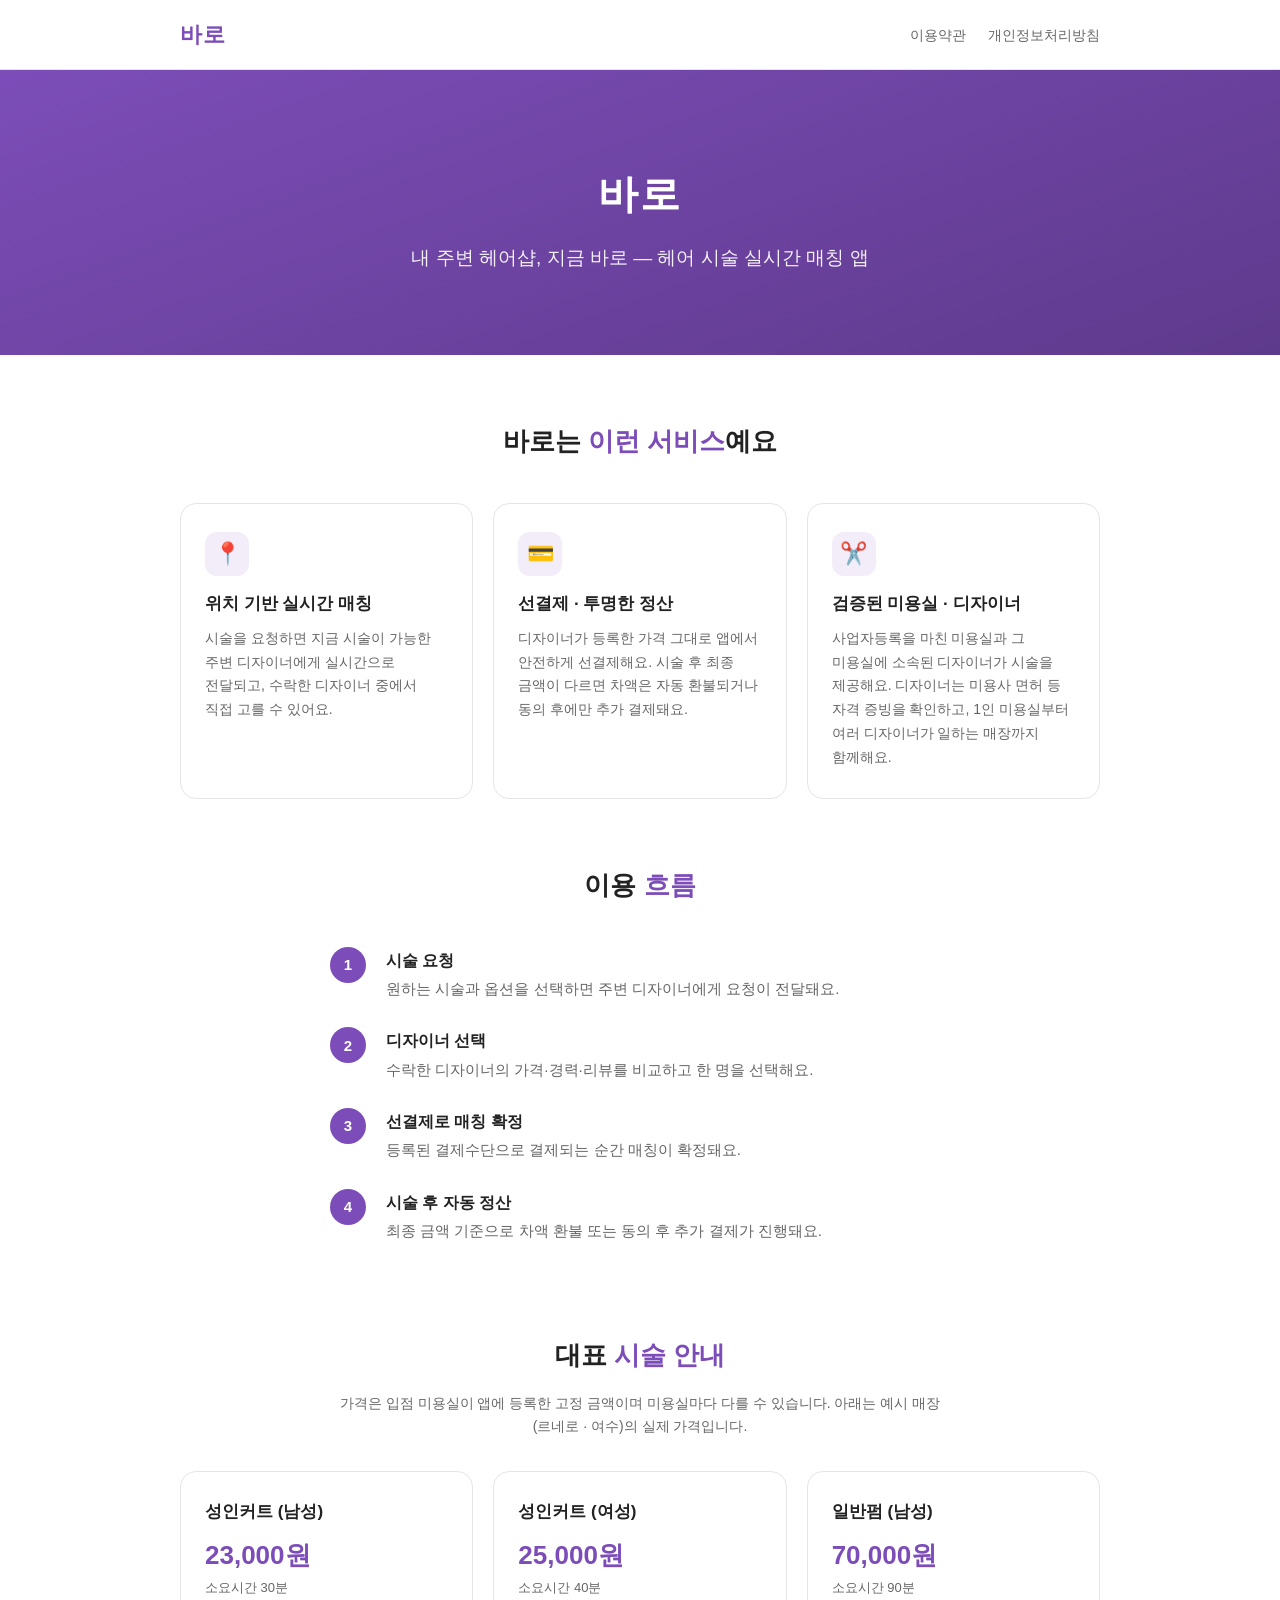
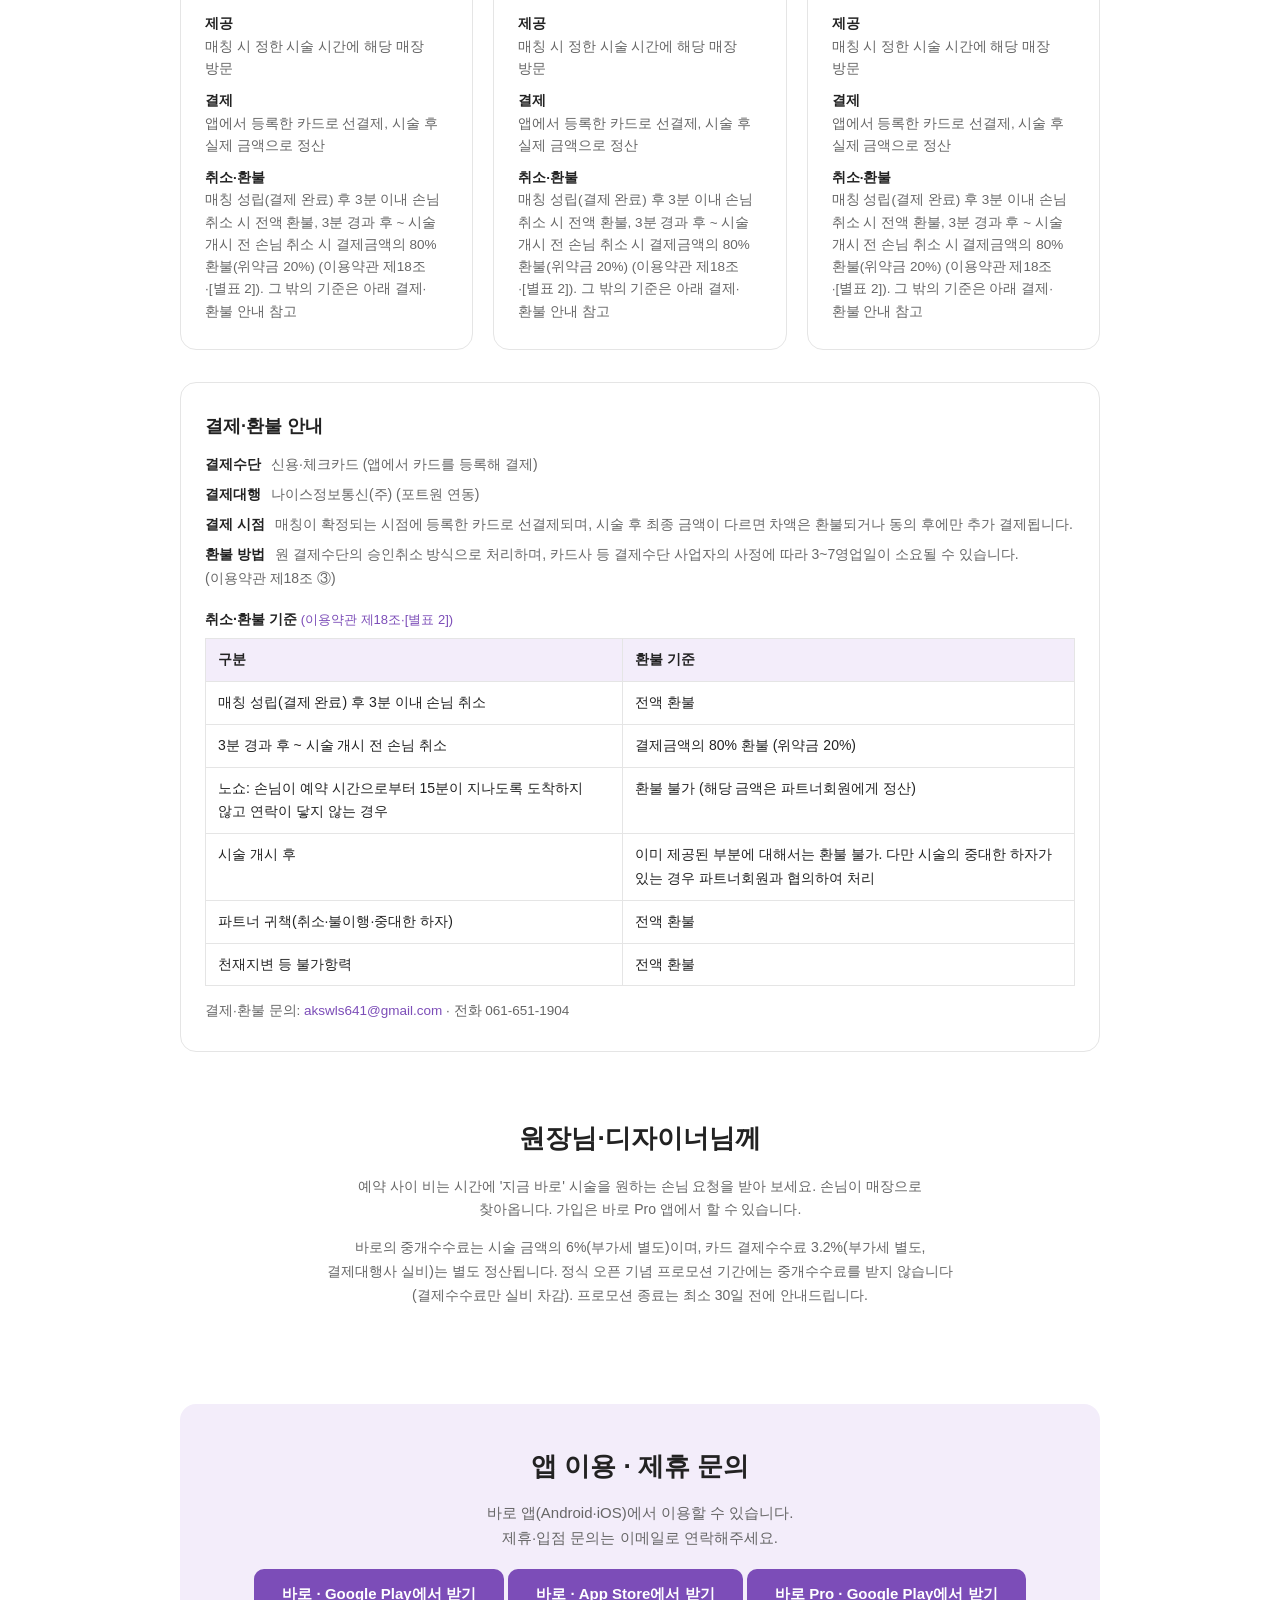
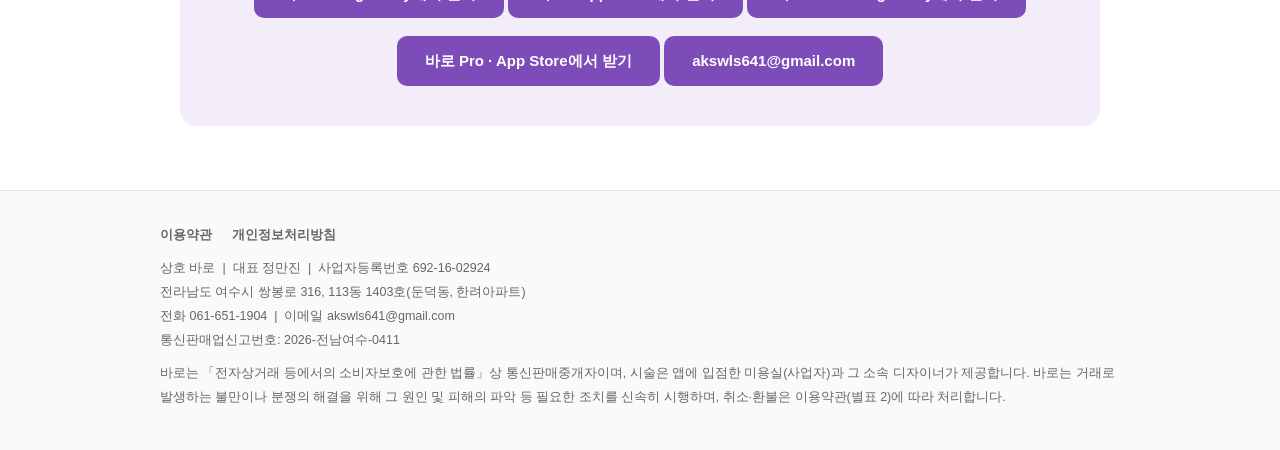
<file: index.html>
<!DOCTYPE html>
<html lang="ko">
<head>
  <meta charset="UTF-8">
  <meta name="viewport" content="width=device-width, initial-scale=1.0">
  <title>바로 — 헤어 시술 실시간 매칭 앱</title>
  <meta name="description" content="바로는 내 주변 헤어 디자이너와 손님을 실시간으로 연결하는 위치 기반 헤어 시술 매칭 앱입니다.">
  <link rel="stylesheet" href="style.css">
</head>
<body>

  <header class="site-header">
    <div class="inner">
      <span class="logo">바로</span>
      <nav class="nav">
        <a href="terms.html">이용약관</a>
        <a href="privacy.html">개인정보처리방침</a>
      </nav>
    </div>
  </header>

  <section class="hero">
    <h1>바로</h1>
    <p class="tagline">내 주변 헤어샵, 지금 바로 — 헤어 시술 실시간 매칭 앱</p>
  </section>

  <section class="section">
    <h2>바로는 <span class="accent">이런 서비스</span>예요</h2>
    <div class="features">
      <div class="feature">
        <div class="icon">📍</div>
        <h3>위치 기반 실시간 매칭</h3>
        <p>시술을 요청하면 지금 시술이 가능한 주변 디자이너에게 실시간으로 전달되고, 수락한 디자이너 중에서 직접 고를 수 있어요.</p>
      </div>
      <div class="feature">
        <div class="icon">💳</div>
        <h3>선결제 · 투명한 정산</h3>
        <p>디자이너가 등록한 가격 그대로 앱에서 안전하게 선결제해요. 시술 후 최종 금액이 다르면 차액은 자동 환불되거나 동의 후에만 추가 결제돼요.</p>
      </div>
      <div class="feature">
        <div class="icon">✂️</div>
        <h3>검증된 미용실 · 디자이너</h3>
        <p>사업자등록을 마친 미용실과 그 미용실에 소속된 디자이너가 시술을 제공해요. 디자이너는 미용사 면허 등 자격 증빙을 확인하고, 1인 미용실부터 여러 디자이너가 일하는 매장까지 함께해요.</p>
      </div>
    </div>
  </section>

  <section class="section" style="padding-top: 0;">
    <h2>이용 <span class="accent">흐름</span></h2>
    <ol class="flow">
      <li><strong>시술 요청</strong>원하는 시술과 옵션을 선택하면 주변 디자이너에게 요청이 전달돼요.</li>
      <li><strong>디자이너 선택</strong>수락한 디자이너의 가격·경력·리뷰를 비교하고 한 명을 선택해요.</li>
      <li><strong>선결제로 매칭 확정</strong>등록된 결제수단으로 결제되는 순간 매칭이 확정돼요.</li>
      <li><strong>시술 후 자동 정산</strong>최종 금액 기준으로 차액 환불 또는 동의 후 추가 결제가 진행돼요.</li>
    </ol>
  </section>

  <section class="section" style="padding-top: 0;" id="menu">
    <h2 class="tight">대표 <span class="accent">시술 안내</span></h2>
    <p class="lead">가격은 입점 미용실이 앱에 등록한 고정 금액이며 미용실마다 다를 수 있습니다. 아래는 예시 매장(르네로 · 여수)의 실제 가격입니다.</p>
    <div class="menu-grid">
      <div class="menu-card">
        <h3>성인커트 (남성)</h3>
        <div class="price">23,000원</div>
        <div class="duration">소요시간 30분</div>
        <dl>
          <dt>제공</dt>
          <dd>매칭 시 정한 시술 시간에 해당 매장 방문</dd>
          <dt>결제</dt>
          <dd>앱에서 등록한 카드로 선결제, 시술 후 실제 금액으로 정산</dd>
          <dt>취소·환불</dt>
          <dd>매칭 성립(결제 완료) 후 3분 이내 손님 취소 시 전액 환불, 3분 경과 후 ~ 시술 개시 전 손님 취소 시 결제금액의 80% 환불(위약금 20%) (이용약관 제18조·[별표 2]). 그 밖의 기준은 아래 결제·환불 안내 참고</dd>
        </dl>
      </div>
      <div class="menu-card">
        <h3>성인커트 (여성)</h3>
        <div class="price">25,000원</div>
        <div class="duration">소요시간 40분</div>
        <dl>
          <dt>제공</dt>
          <dd>매칭 시 정한 시술 시간에 해당 매장 방문</dd>
          <dt>결제</dt>
          <dd>앱에서 등록한 카드로 선결제, 시술 후 실제 금액으로 정산</dd>
          <dt>취소·환불</dt>
          <dd>매칭 성립(결제 완료) 후 3분 이내 손님 취소 시 전액 환불, 3분 경과 후 ~ 시술 개시 전 손님 취소 시 결제금액의 80% 환불(위약금 20%) (이용약관 제18조·[별표 2]). 그 밖의 기준은 아래 결제·환불 안내 참고</dd>
        </dl>
      </div>
      <div class="menu-card">
        <h3>일반펌 (남성)</h3>
        <div class="price">70,000원</div>
        <div class="duration">소요시간 90분</div>
        <dl>
          <dt>제공</dt>
          <dd>매칭 시 정한 시술 시간에 해당 매장 방문</dd>
          <dt>결제</dt>
          <dd>앱에서 등록한 카드로 선결제, 시술 후 실제 금액으로 정산</dd>
          <dt>취소·환불</dt>
          <dd>매칭 성립(결제 완료) 후 3분 이내 손님 취소 시 전액 환불, 3분 경과 후 ~ 시술 개시 전 손님 취소 시 결제금액의 80% 환불(위약금 20%) (이용약관 제18조·[별표 2]). 그 밖의 기준은 아래 결제·환불 안내 참고</dd>
        </dl>
      </div>
    </div>

    <div class="pay-info" id="pay-info">
      <h3>결제·환불 안내</h3>
      <ul>
        <li><strong>결제수단</strong> 신용·체크카드 (앱에서 카드를 등록해 결제)</li>
        <li><strong>결제대행</strong> 나이스정보통신(주) (포트원 연동)</li>
        <li><strong>결제 시점</strong> 매칭이 확정되는 시점에 등록한 카드로 선결제되며, 시술 후 최종 금액이 다르면 차액은 환불되거나 동의 후에만 추가 결제됩니다.</li>
        <li><strong>환불 방법</strong> 원 결제수단의 승인취소 방식으로 처리하며, 카드사 등 결제수단 사업자의 사정에 따라 3~7영업일이 소요될 수 있습니다. (이용약관 제18조 ③)</li>
      </ul>
      <p class="table-title">취소·환불 기준 <a href="terms.html">(이용약관 제18조·[별표 2])</a></p>
      <table class="refund-table">
        <tr><th>구분</th><th>환불 기준</th></tr>
        <tr><td>매칭 성립(결제 완료) 후 3분 이내 손님 취소</td><td>전액 환불</td></tr>
        <tr><td>3분 경과 후 ~ 시술 개시 전 손님 취소</td><td>결제금액의 80% 환불 (위약금 20%)</td></tr>
        <tr><td>노쇼: 손님이 예약 시간으로부터 15분이 지나도록 도착하지 않고 연락이 닿지 않는 경우</td><td>환불 불가 (해당 금액은 파트너회원에게 정산)</td></tr>
        <tr><td>시술 개시 후</td><td>이미 제공된 부분에 대해서는 환불 불가. 다만 시술의 중대한 하자가 있는 경우 파트너회원과 협의하여 처리</td></tr>
        <tr><td>파트너 귀책(취소·불이행·중대한 하자)</td><td>전액 환불</td></tr>
        <tr><td>천재지변 등 불가항력</td><td>전액 환불</td></tr>
      </table>
      <p class="pay-contact">결제·환불 문의: <a href="mailto:akswls641@gmail.com">akswls641@gmail.com</a> · 전화 061-651-1904</p>
    </div>
  </section>

  <section class="section" style="padding-top: 0;" id="partner">
    <h2 class="tight">원장님·디자이너님께</h2>
    <p class="lead" style="margin-bottom: 14px;">예약 사이 비는 시간에 '지금 바로' 시술을 원하는 손님 요청을 받아 보세요. 손님이 매장으로 찾아옵니다. 가입은 바로 Pro 앱에서 할 수 있습니다.</p>
    <p class="lead">바로의 중개수수료는 시술 금액의 6%(부가세 별도)이며, 카드 결제수수료 3.2%(부가세 별도, 결제대행사 실비)는 별도 정산됩니다. 정식 오픈 기념 프로모션 기간에는 중개수수료를 받지 않습니다(결제수수료만 실비 차감). 프로모션 종료는 최소 30일 전에 안내드립니다.</p>
  </section>

  <section class="section" style="padding-top: 0;">
    <div class="notice">
      <h2>앱 이용 · 제휴 문의</h2>
      <p>바로 앱(Android·iOS)에서 이용할 수 있습니다.<br>제휴·입점 문의는 이메일로 연락해주세요.</p>
      <a class="contact" href="https://play.google.com/store/apps/details?id=com.hairon.customer" target="_blank" rel="noopener">바로 · Google Play에서 받기</a>
      <a class="contact" href="https://apps.apple.com/kr/app/id6826122242" target="_blank" rel="noopener">바로 · App Store에서 받기</a>
      <a class="contact" href="https://play.google.com/store/apps/details?id=com.hairon.designer" target="_blank" rel="noopener">바로 Pro · Google Play에서 받기</a>
      <a class="contact" href="https://apps.apple.com/kr/app/id6826122535" target="_blank" rel="noopener">바로 Pro · App Store에서 받기</a>
      <a class="contact" href="mailto:akswls641@gmail.com">akswls641@gmail.com</a>
    </div>
  </section>

  <footer class="site-footer">
    <div class="inner">
      <div class="links">
        <a href="terms.html">이용약관</a>
        <a href="privacy.html">개인정보처리방침</a>
      </div>
      상호 바로 &nbsp;|&nbsp; 대표 정만진 &nbsp;|&nbsp; 사업자등록번호 692-16-02924<br>
      전라남도 여수시 쌍봉로 316, 113동 1403호(둔덕동, 한려아파트)<br>
      전화 061-651-1904 &nbsp;|&nbsp; 이메일 akswls641@gmail.com<br>
      통신판매업신고번호: 2026-전남여수-0411
      <p class="disclaimer">바로는 「전자상거래 등에서의 소비자보호에 관한 법률」상 통신판매중개자이며, 시술은 앱에 입점한 미용실(사업자)과 그 소속 디자이너가 제공합니다. 바로는 거래로 발생하는 불만이나 분쟁의 해결을 위해 그 원인 및 피해의 파악 등 필요한 조치를 신속히 시행하며, 취소·환불은 이용약관(별표 2)에 따라 처리합니다.</p>
    </div>
  </footer>

</body>
</html>
</file>
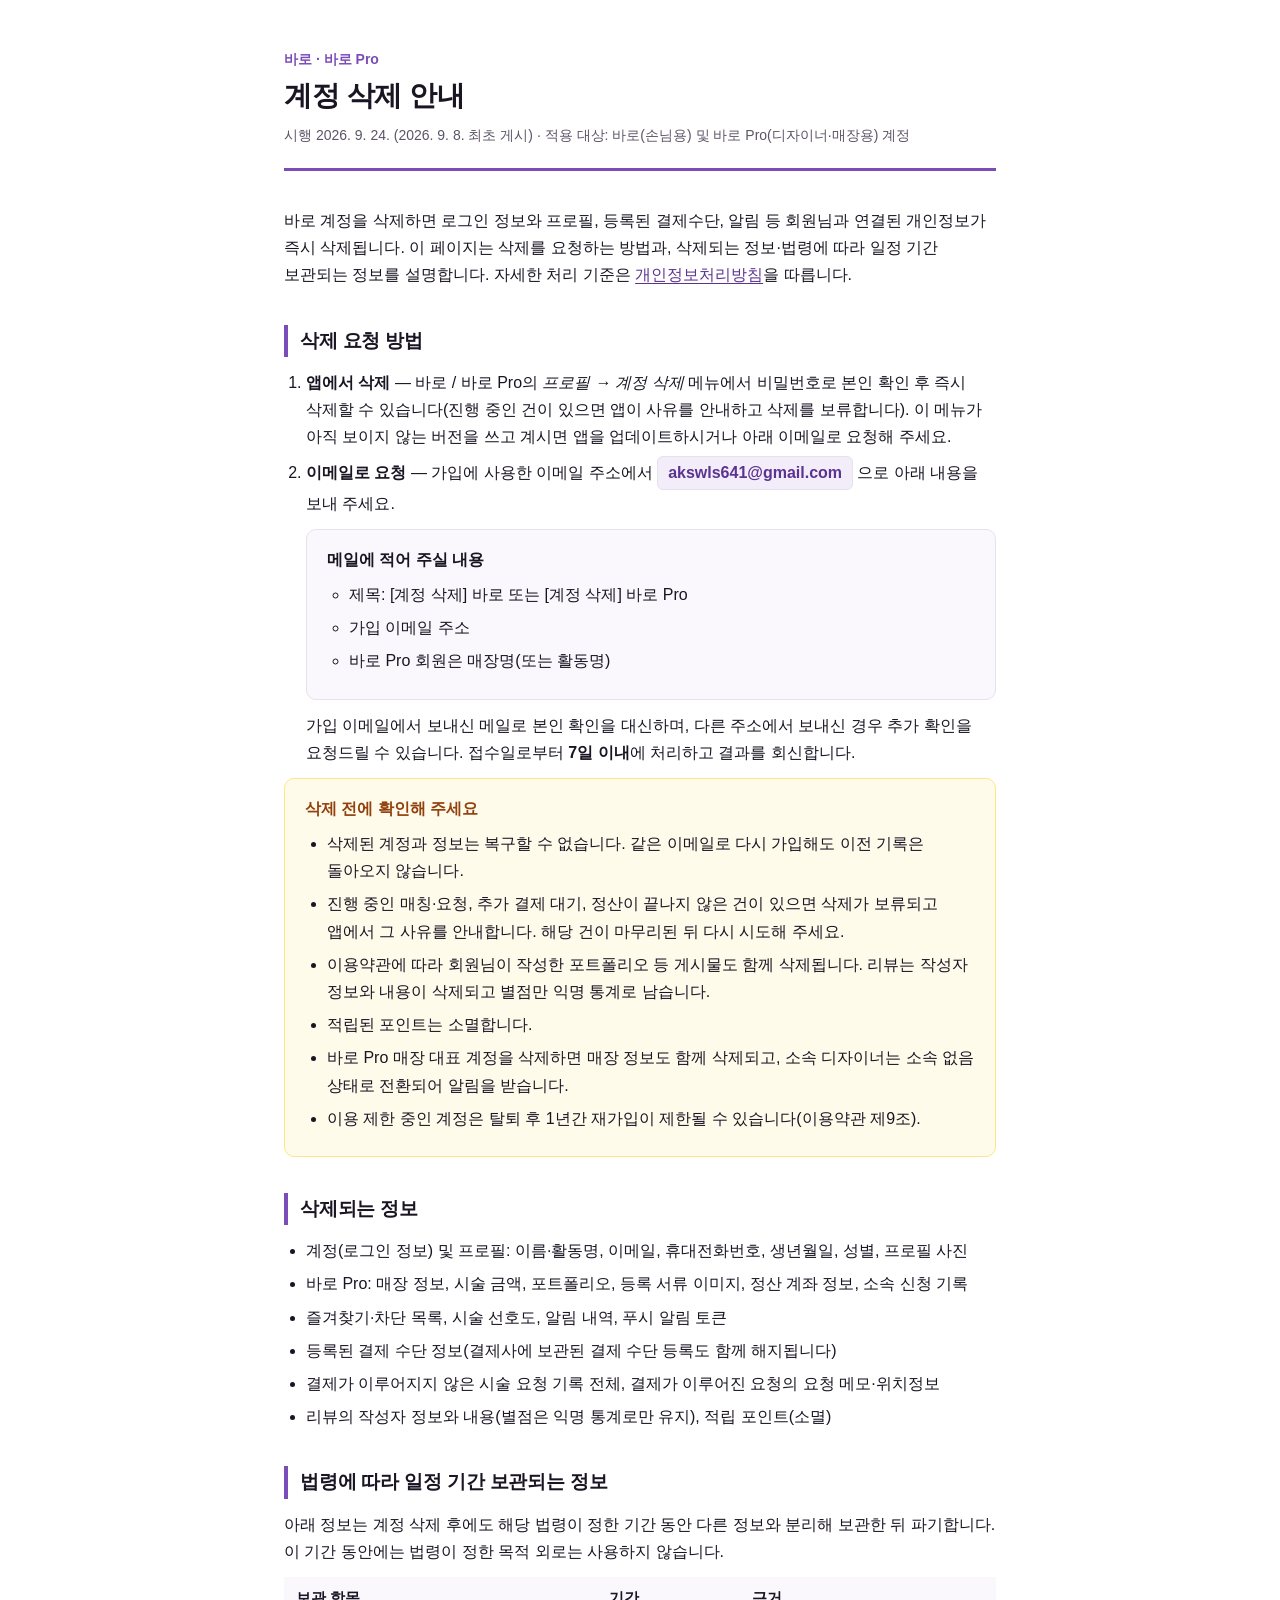
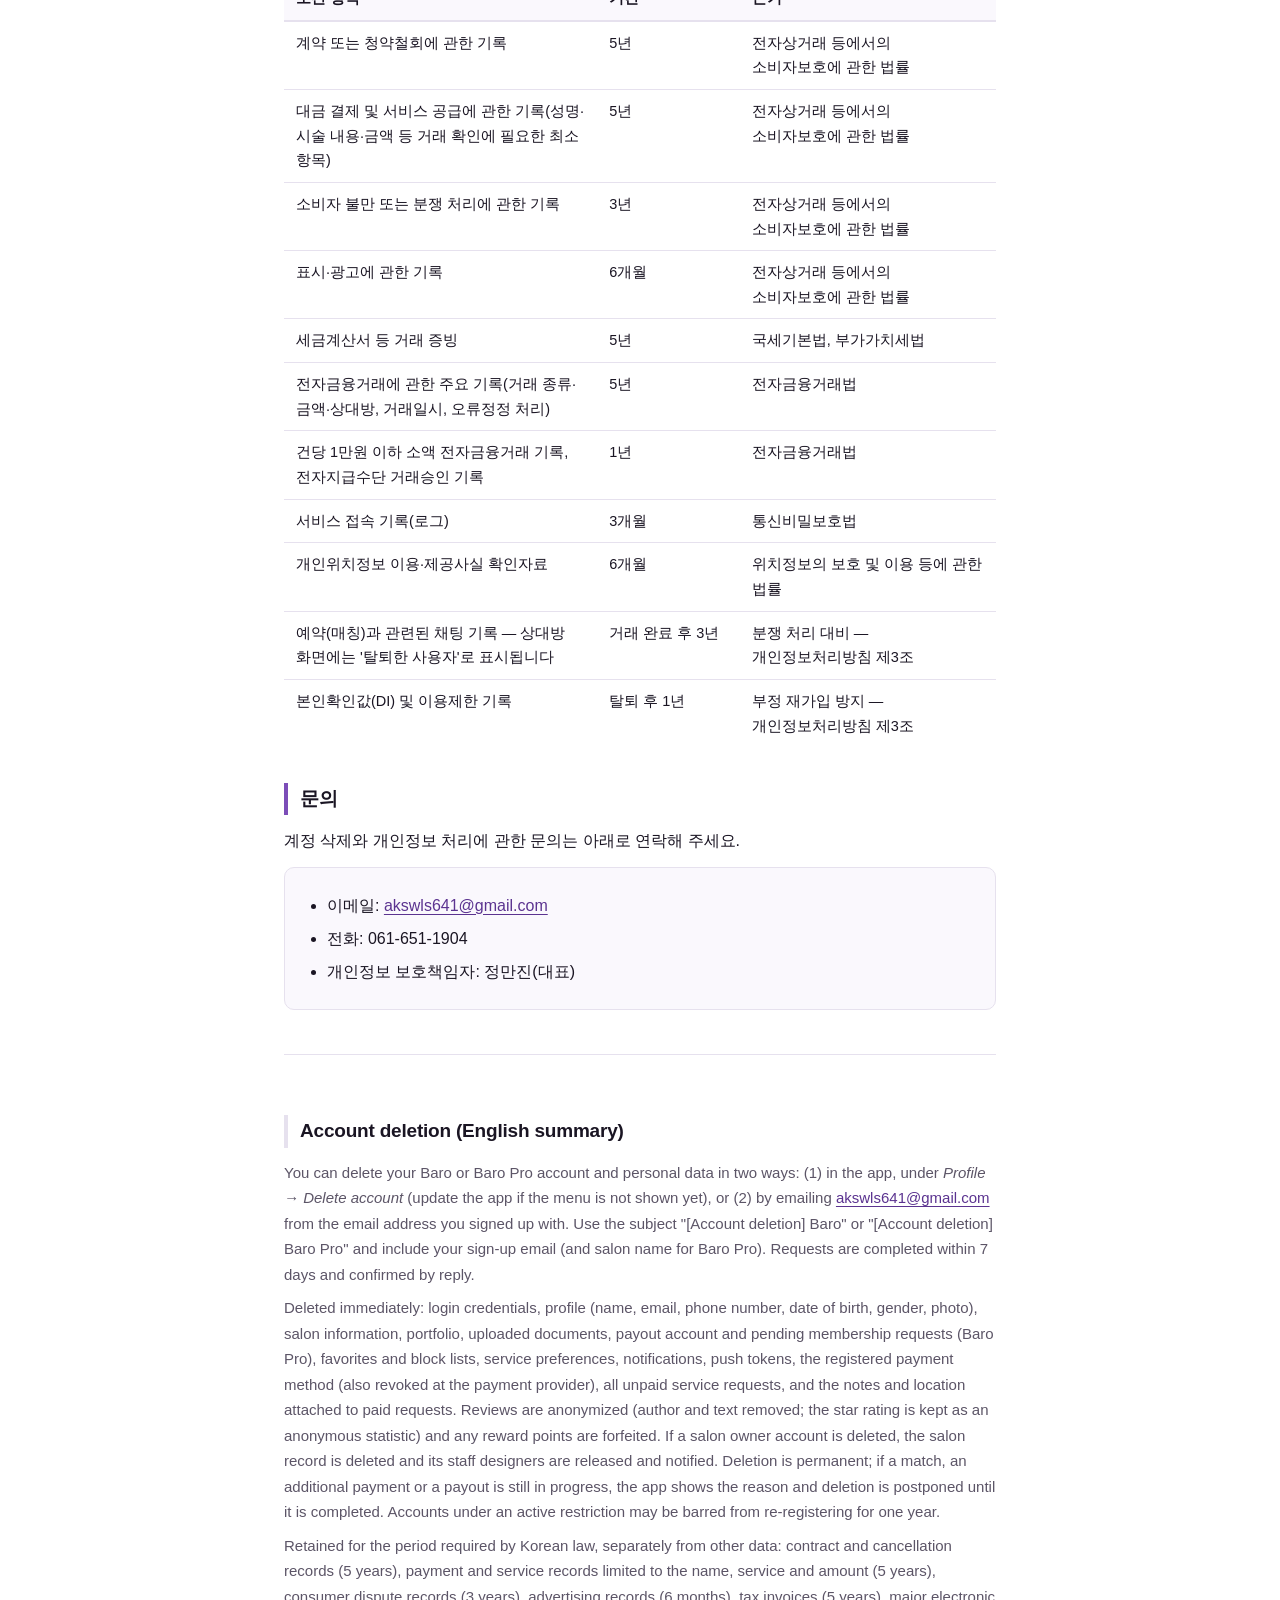
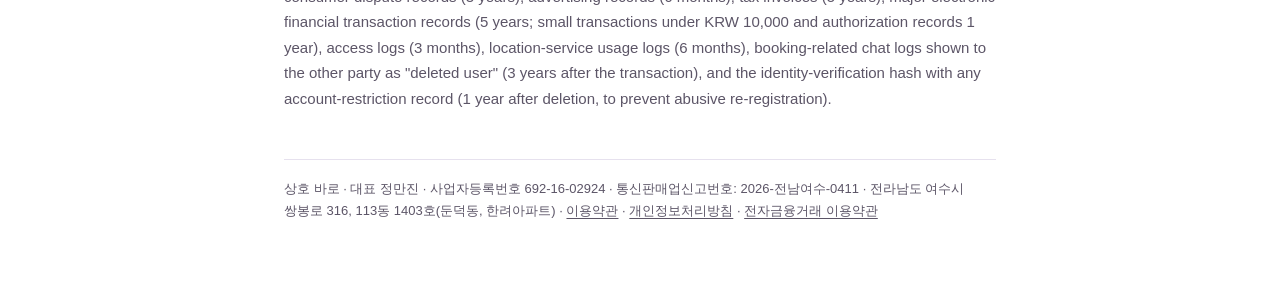
<file: delete-account.html>
<!DOCTYPE html>
<html lang="ko">
<head>
<meta charset="UTF-8">
<meta name="viewport" content="width=device-width, initial-scale=1.0">
<title>바로 · 바로 Pro — 계정 삭제 안내</title>
<meta name="description" content="바로(Baro) 및 바로 Pro 계정과 개인정보를 삭제하는 방법, 삭제되는 정보와 법령에 따라 보관되는 정보를 안내합니다.">
<style>
  :root{
    --purple:#7C4DB8; --purple-dark:#5B3390; --purple-pale:#F3EDFA;
    --ink:#1A1523; --sub:#5C5567; --line:#E6E1EE; --soft:#FAF8FD;
    --amber-bg:#FFFBEB; --amber-line:#FDE68A; --amber-ink:#92400E;
  }
  *{box-sizing:border-box;margin:0;padding:0}
  body{font-family:'Pretendard','Apple SD Gothic Neo','Noto Sans KR','Malgun Gothic',sans-serif;
    color:var(--ink);background:#fff;line-height:1.7;font-size:16px;word-break:keep-all}
  .wrap{max-width:760px;margin:0 auto;padding:48px 24px 72px}
  header{border-bottom:3px solid var(--purple);padding-bottom:20px;margin-bottom:36px}
  .brand{font-size:14px;color:var(--purple);font-weight:700;margin-bottom:6px}
  h1{font-size:28px;font-weight:800;letter-spacing:-0.4px;line-height:1.3}
  .meta{margin-top:10px;font-size:14px;color:var(--sub)}
  h2{font-size:19px;font-weight:800;letter-spacing:-0.2px;margin:36px 0 12px;
    padding-left:12px;border-left:4px solid var(--purple)}
  p{margin:8px 0}
  ol,ul{padding-left:22px;margin:8px 0}
  li{margin:6px 0}
  a{color:var(--purple-dark);text-underline-offset:3px}
  a:focus-visible{outline:2px solid var(--purple);outline-offset:2px;border-radius:3px}
  .mail{display:inline-block;background:var(--purple-pale);border:1px solid var(--line);
    border-radius:6px;padding:2px 10px;font-weight:700;color:var(--purple-dark);text-decoration:none}
  .box{background:var(--soft);border:1px solid var(--line);border-radius:10px;padding:16px 20px;margin:12px 0}
  .box .t{font-weight:700;margin-bottom:6px}
  .caution{background:var(--amber-bg);border:1px solid var(--amber-line);border-radius:10px;padding:16px 20px;margin:12px 0}
  .caution .t{font-weight:800;color:var(--amber-ink);margin-bottom:6px}
  table{width:100%;border-collapse:collapse;font-size:14.5px;margin:12px 0}
  th{background:var(--soft);text-align:left;padding:9px 12px;font-weight:700;border-bottom:2px solid var(--line)}
  td{padding:9px 12px;border-bottom:1px solid var(--line);vertical-align:top}
  tr:last-child td{border-bottom:none}
  .en{margin-top:44px;padding-top:24px;border-top:1px solid var(--line);font-size:15px;color:var(--sub)}
  .en h2{border-left-color:var(--line);color:var(--ink)}
  footer{margin-top:48px;padding-top:18px;border-top:1px solid var(--line);font-size:13px;color:var(--sub)}
  footer a{color:var(--sub)}
  @media (max-width:520px){ body{font-size:15px} h1{font-size:24px} .wrap{padding:32px 18px 56px} }
</style>
</head>
<body>
<div class="wrap">
<header>
  <div class="brand">바로 · 바로 Pro</div>
  <h1>계정 삭제 안내</h1>
  <div class="meta">시행 2026. 9. 24. (2026. 9. 8. 최초 게시) · 적용 대상: 바로(손님용) 및 바로 Pro(디자이너·매장용) 계정</div>
</header>

<p>바로 계정을 삭제하면 로그인 정보와 프로필, 등록된 결제수단, 알림 등 회원님과 연결된 개인정보가 즉시 삭제됩니다. 이 페이지는 삭제를 요청하는 방법과, 삭제되는 정보·법령에 따라 일정 기간 보관되는 정보를 설명합니다. 자세한 처리 기준은 <a href="privacy.html">개인정보처리방침</a>을 따릅니다.</p>

<h2>삭제 요청 방법</h2>
<ol>
  <li><strong>앱에서 삭제</strong> — 바로 / 바로 Pro의 <em>프로필 → 계정 삭제</em> 메뉴에서 비밀번호로 본인 확인 후 즉시 삭제할 수 있습니다(진행 중인 건이 있으면 앱이 사유를 안내하고 삭제를 보류합니다). 이 메뉴가 아직 보이지 않는 버전을 쓰고 계시면 앱을 업데이트하시거나 아래 이메일로 요청해 주세요.</li>
  <li><strong>이메일로 요청</strong> — 가입에 사용한 이메일 주소에서 <a class="mail" href="mailto:akswls641@gmail.com?subject=%5B%EA%B3%84%EC%A0%95%20%EC%82%AD%EC%A0%9C%5D%20%EB%B0%94%EB%A1%9C">akswls641@gmail.com</a> 으로 아래 내용을 보내 주세요.
    <div class="box">
      <div class="t">메일에 적어 주실 내용</div>
      <ul>
        <li>제목: [계정 삭제] 바로 또는 [계정 삭제] 바로 Pro</li>
        <li>가입 이메일 주소</li>
        <li>바로 Pro 회원은 매장명(또는 활동명)</li>
      </ul>
    </div>
    가입 이메일에서 보내신 메일로 본인 확인을 대신하며, 다른 주소에서 보내신 경우 추가 확인을 요청드릴 수 있습니다. 접수일로부터 <strong>7일 이내</strong>에 처리하고 결과를 회신합니다.
  </li>
</ol>

<div class="caution">
  <div class="t">삭제 전에 확인해 주세요</div>
  <ul>
    <li>삭제된 계정과 정보는 복구할 수 없습니다. 같은 이메일로 다시 가입해도 이전 기록은 돌아오지 않습니다.</li>
    <li>진행 중인 매칭·요청, 추가 결제 대기, 정산이 끝나지 않은 건이 있으면 삭제가 보류되고 앱에서 그 사유를 안내합니다. 해당 건이 마무리된 뒤 다시 시도해 주세요.</li>
    <li>이용약관에 따라 회원님이 작성한 포트폴리오 등 게시물도 함께 삭제됩니다. 리뷰는 작성자 정보와 내용이 삭제되고 별점만 익명 통계로 남습니다.</li>
    <li>적립된 포인트는 소멸합니다.</li>
    <li>바로 Pro 매장 대표 계정을 삭제하면 매장 정보도 함께 삭제되고, 소속 디자이너는 소속 없음 상태로 전환되어 알림을 받습니다.</li>
    <li>이용 제한 중인 계정은 탈퇴 후 1년간 재가입이 제한될 수 있습니다(이용약관 제9조).</li>
  </ul>
</div>

<h2>삭제되는 정보</h2>
<ul>
  <li>계정(로그인 정보) 및 프로필: 이름·활동명, 이메일, 휴대전화번호, 생년월일, 성별, 프로필 사진</li>
  <li>바로 Pro: 매장 정보, 시술 금액, 포트폴리오, 등록 서류 이미지, 정산 계좌 정보, 소속 신청 기록</li>
  <li>즐겨찾기·차단 목록, 시술 선호도, 알림 내역, 푸시 알림 토큰</li>
  <li>등록된 결제 수단 정보(결제사에 보관된 결제 수단 등록도 함께 해지됩니다)</li>
  <li>결제가 이루어지지 않은 시술 요청 기록 전체, 결제가 이루어진 요청의 요청 메모·위치정보</li>
  <li>리뷰의 작성자 정보와 내용(별점은 익명 통계로만 유지), 적립 포인트(소멸)</li>
</ul>

<h2>법령에 따라 일정 기간 보관되는 정보</h2>
<p>아래 정보는 계정 삭제 후에도 해당 법령이 정한 기간 동안 다른 정보와 분리해 보관한 뒤 파기합니다. 이 기간 동안에는 법령이 정한 목적 외로는 사용하지 않습니다.</p>
<table>
  <tr><th style="width:44%">보관 항목</th><th style="width:20%">기간</th><th>근거</th></tr>
  <tr><td>계약 또는 청약철회에 관한 기록</td><td>5년</td><td>전자상거래 등에서의 소비자보호에 관한 법률</td></tr>
  <tr><td>대금 결제 및 서비스 공급에 관한 기록(성명·시술 내용·금액 등 거래 확인에 필요한 최소 항목)</td><td>5년</td><td>전자상거래 등에서의 소비자보호에 관한 법률</td></tr>
  <tr><td>소비자 불만 또는 분쟁 처리에 관한 기록</td><td>3년</td><td>전자상거래 등에서의 소비자보호에 관한 법률</td></tr>
  <tr><td>표시·광고에 관한 기록</td><td>6개월</td><td>전자상거래 등에서의 소비자보호에 관한 법률</td></tr>
  <tr><td>세금계산서 등 거래 증빙</td><td>5년</td><td>국세기본법, 부가가치세법</td></tr>
  <tr><td>전자금융거래에 관한 주요 기록(거래 종류·금액·상대방, 거래일시, 오류정정 처리)</td><td>5년</td><td>전자금융거래법</td></tr>
  <tr><td>건당 1만원 이하 소액 전자금융거래 기록, 전자지급수단 거래승인 기록</td><td>1년</td><td>전자금융거래법</td></tr>
  <tr><td>서비스 접속 기록(로그)</td><td>3개월</td><td>통신비밀보호법</td></tr>
  <tr><td>개인위치정보 이용·제공사실 확인자료</td><td>6개월</td><td>위치정보의 보호 및 이용 등에 관한 법률</td></tr>
  <tr><td>예약(매칭)과 관련된 채팅 기록 — 상대방 화면에는 '탈퇴한 사용자'로 표시됩니다</td><td>거래 완료 후 3년</td><td>분쟁 처리 대비 — 개인정보처리방침 제3조</td></tr>
  <tr><td>본인확인값(DI) 및 이용제한 기록</td><td>탈퇴 후 1년</td><td>부정 재가입 방지 — 개인정보처리방침 제3조</td></tr>
</table>

<h2>문의</h2>
<p>계정 삭제와 개인정보 처리에 관한 문의는 아래로 연락해 주세요.</p>
<div class="box">
  <ul>
    <li>이메일: <a href="mailto:akswls641@gmail.com">akswls641@gmail.com</a></li>
    <li>전화: 061-651-1904</li>
    <li>개인정보 보호책임자: 정만진(대표)</li>
  </ul>
</div>

<section class="en" lang="en">
  <h2>Account deletion (English summary)</h2>
  <p>You can delete your Baro or Baro Pro account and personal data in two ways: (1) in the app, under <em>Profile → Delete account</em> (update the app if the menu is not shown yet), or (2) by emailing <a href="mailto:akswls641@gmail.com">akswls641@gmail.com</a> from the email address you signed up with. Use the subject "[Account deletion] Baro" or "[Account deletion] Baro Pro" and include your sign-up email (and salon name for Baro Pro). Requests are completed within 7 days and confirmed by reply.</p>
  <p>Deleted immediately: login credentials, profile (name, email, phone number, date of birth, gender, photo), salon information, portfolio, uploaded documents, payout account and pending membership requests (Baro Pro), favorites and block lists, service preferences, notifications, push tokens, the registered payment method (also revoked at the payment provider), all unpaid service requests, and the notes and location attached to paid requests. Reviews are anonymized (author and text removed; the star rating is kept as an anonymous statistic) and any reward points are forfeited. If a salon owner account is deleted, the salon record is deleted and its staff designers are released and notified. Deletion is permanent; if a match, an additional payment or a payout is still in progress, the app shows the reason and deletion is postponed until it is completed. Accounts under an active restriction may be barred from re-registering for one year.</p>
  <p>Retained for the period required by Korean law, separately from other data: contract and cancellation records (5 years), payment and service records limited to the name, service and amount (5 years), consumer dispute records (3 years), advertising records (6 months), tax invoices (5 years), major electronic financial transaction records (5 years; small transactions under KRW 10,000 and authorization records 1 year), access logs (3 months), location-service usage logs (6 months), booking-related chat logs shown to the other party as "deleted user" (3 years after the transaction), and the identity-verification hash with any account-restriction record (1 year after deletion, to prevent abusive re-registration).</p>
</section>

<footer>
  상호 바로 · 대표 정만진 · 사업자등록번호 692-16-02924 · 통신판매업신고번호: 2026-전남여수-0411 · 전라남도 여수시 쌍봉로 316, 113동 1403호(둔덕동, 한려아파트) ·
  <a href="terms.html">이용약관</a> · <a href="privacy.html">개인정보처리방침</a> · <a href="efinance.html">전자금융거래 이용약관</a>
</footer>
</div>
</body>
</html>
</file>
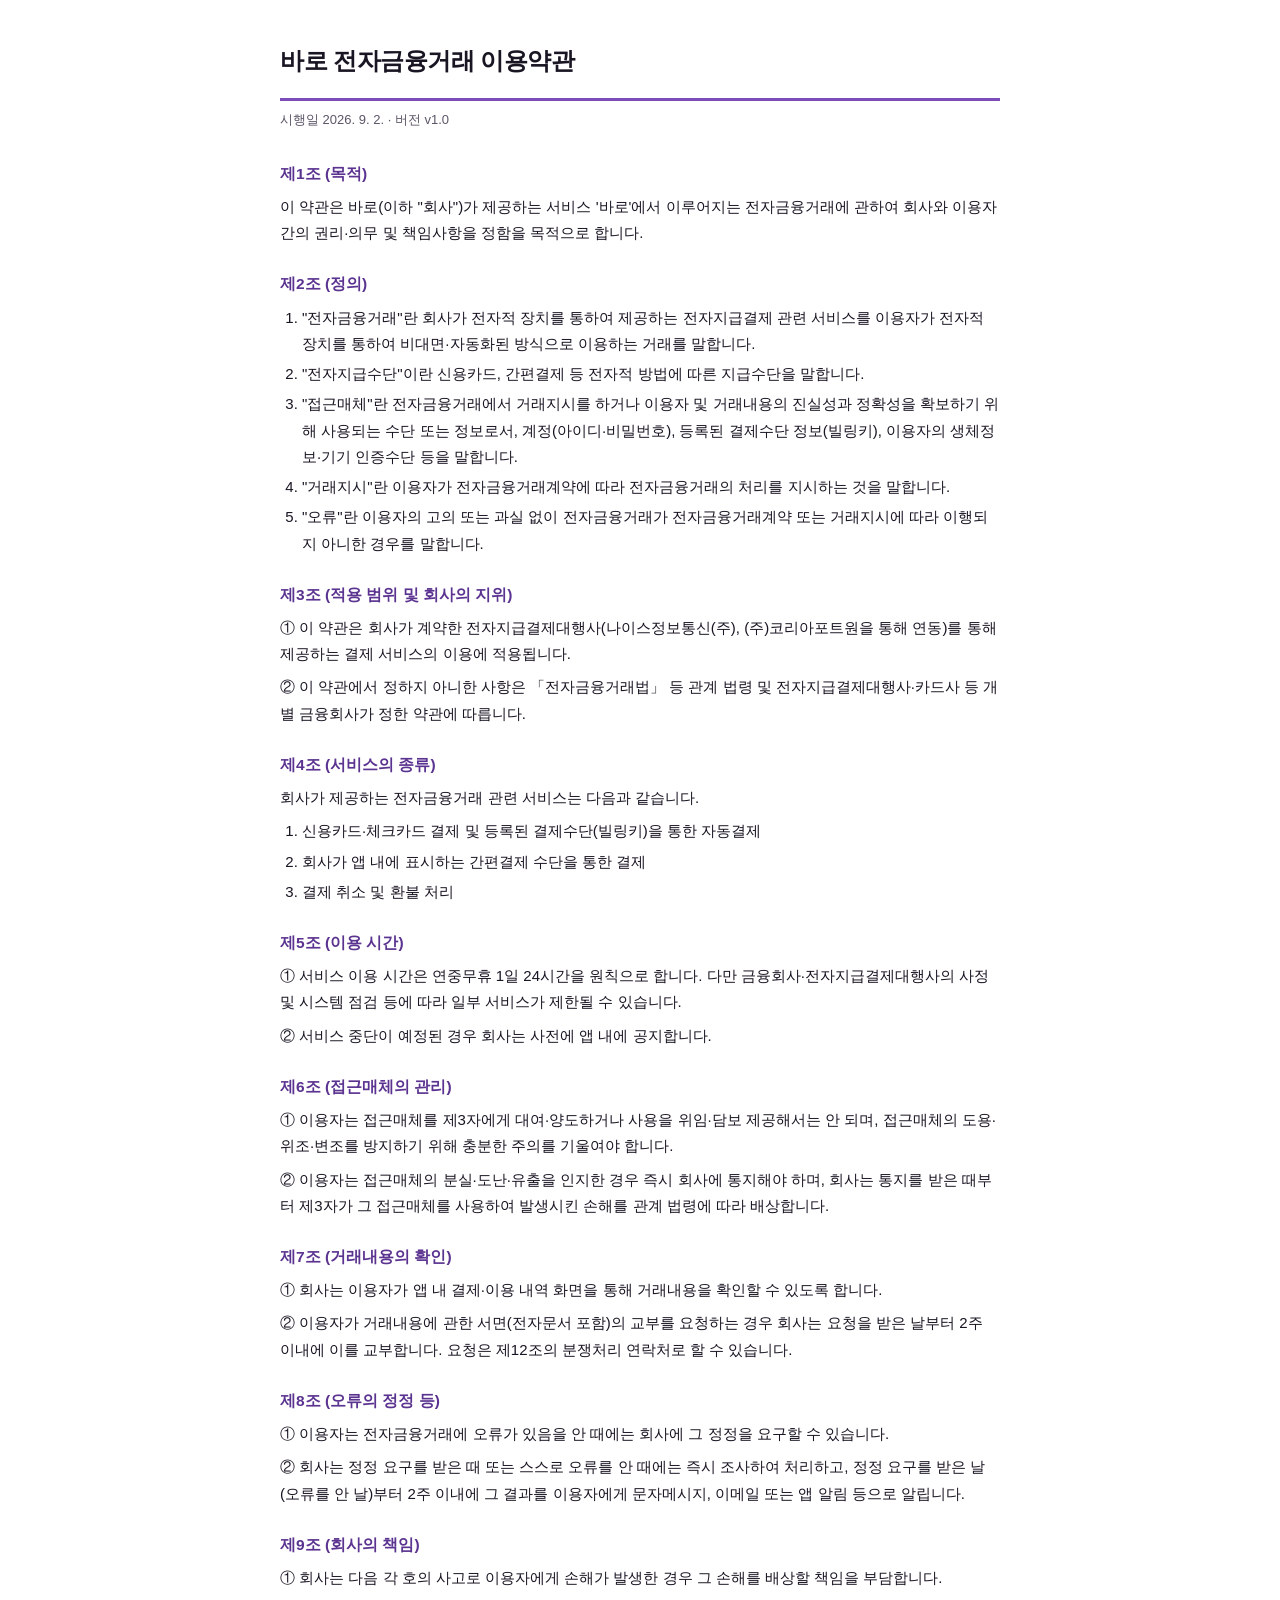
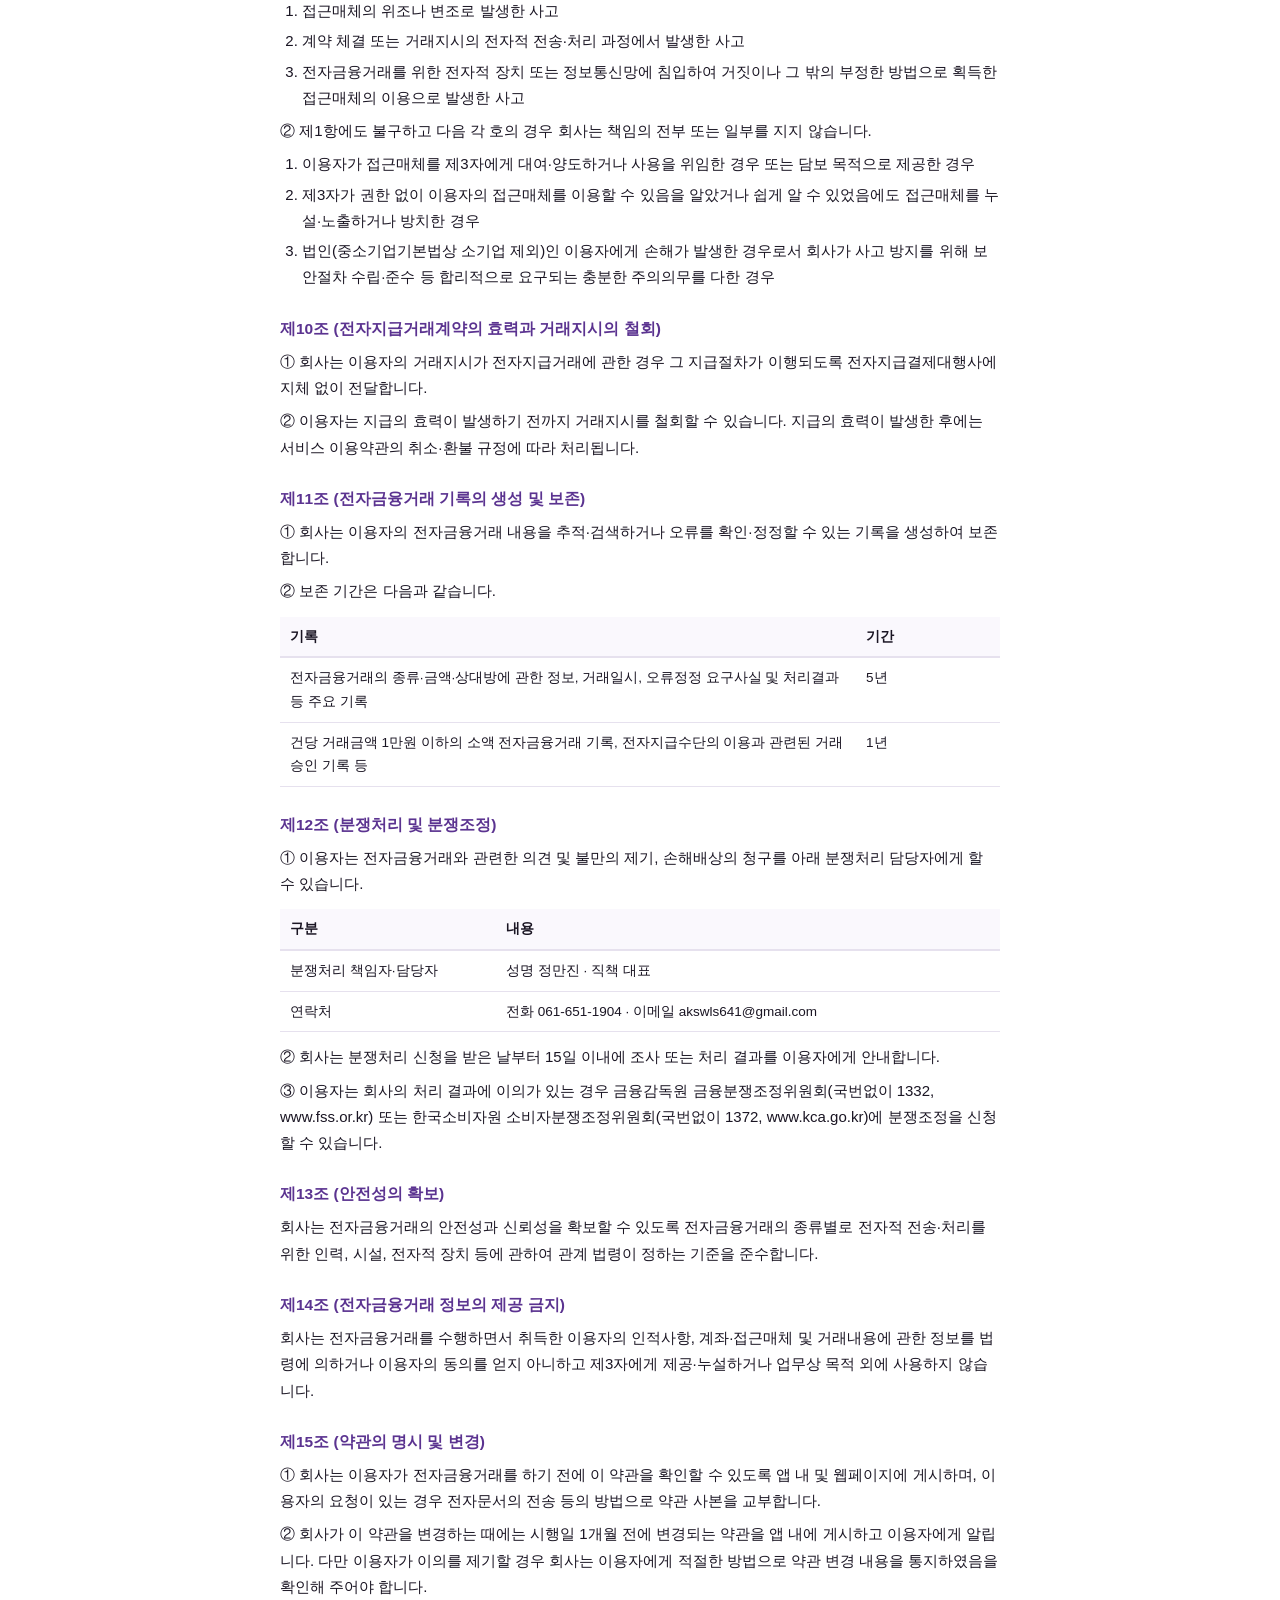
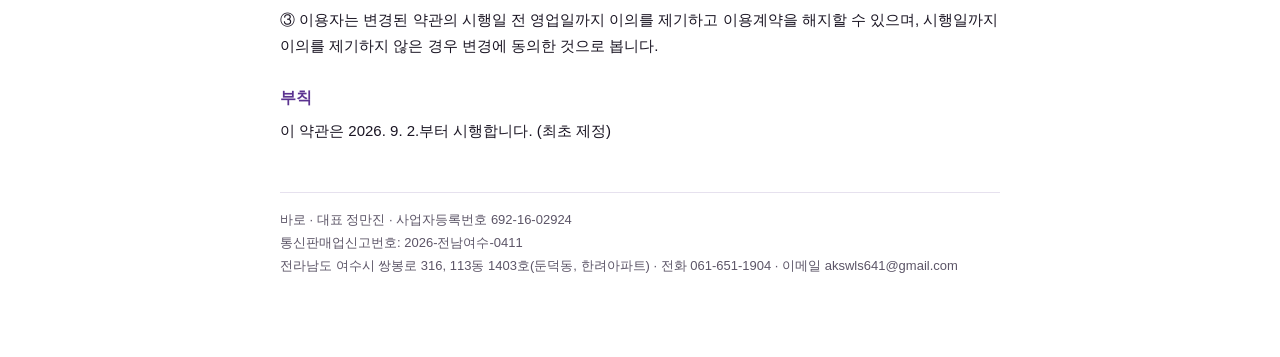
<file: efinance.html>
<!DOCTYPE html>
<html lang="ko">
<head>
<meta charset="UTF-8">
<meta name="viewport" content="width=device-width, initial-scale=1.0">
<title>바로(Baro) 전자금융거래 이용약관</title>
<style>
  :root{--purple:#7C4DB8;--purple-dark:#5B3390;--purple-pale:#F3EDFA;--ink:#1A1523;--sub:#5C5567;
    --line:#E6E1EE;--soft:#FAF8FD;}
  *{box-sizing:border-box;margin:0;padding:0}
  body{font-family:'Pretendard','Apple SD Gothic Neo','Noto Sans KR','Malgun Gothic',sans-serif;
    color:var(--ink);line-height:1.75;font-size:15px;background:#fff}
  .wrap{max-width:760px;margin:0 auto;padding:40px 20px 80px}
  h1{font-size:24px;font-weight:800;letter-spacing:-0.5px;border-bottom:3px solid var(--purple);
    padding-bottom:16px;margin-bottom:8px}
  .doc-meta{font-size:13px;color:var(--sub);margin-bottom:28px}
  h3{font-size:15.5px;font-weight:800;color:var(--purple-dark);margin:24px 0 6px}
  p{margin:7px 0}
  ul,ol{padding-left:22px;margin:7px 0}
  li{margin:4px 0}
  table{width:100%;border-collapse:collapse;font-size:13.5px;margin:12px 0}
  th{background:var(--soft);text-align:left;padding:8px 10px;font-weight:700;border-bottom:2px solid var(--line)}
  td{padding:8px 10px;border-bottom:1px solid var(--line);vertical-align:top}
  footer{margin-top:48px;padding-top:16px;border-top:1px solid var(--line);font-size:13px;color:var(--sub)}
</style>
</head>
<body>
<div class="wrap">

<h1>바로 전자금융거래 이용약관</h1>
<div class="doc-meta">시행일 2026. 9. 2. · 버전 v1.0</div>

<h3>제1조 (목적)</h3>
<p>이 약관은 바로(이하 "회사")가 제공하는 서비스 '바로'에서 이루어지는 전자금융거래에 관하여 회사와 이용자 간의 권리·의무 및 책임사항을 정함을 목적으로 합니다.</p>

<h3>제2조 (정의)</h3>
<ol>
<li>"전자금융거래"란 회사가 전자적 장치를 통하여 제공하는 전자지급결제 관련 서비스를 이용자가 전자적 장치를 통하여 비대면·자동화된 방식으로 이용하는 거래를 말합니다.</li>
<li>"전자지급수단"이란 신용카드, 간편결제 등 전자적 방법에 따른 지급수단을 말합니다.</li>
<li>"접근매체"란 전자금융거래에서 거래지시를 하거나 이용자 및 거래내용의 진실성과 정확성을 확보하기 위해 사용되는 수단 또는 정보로서, 계정(아이디·비밀번호), 등록된 결제수단 정보(빌링키), 이용자의 생체정보·기기 인증수단 등을 말합니다.</li>
<li>"거래지시"란 이용자가 전자금융거래계약에 따라 전자금융거래의 처리를 지시하는 것을 말합니다.</li>
<li>"오류"란 이용자의 고의 또는 과실 없이 전자금융거래가 전자금융거래계약 또는 거래지시에 따라 이행되지 아니한 경우를 말합니다.</li>
</ol>

<h3>제3조 (적용 범위 및 회사의 지위)</h3>
<p>① 이 약관은 회사가 계약한 전자지급결제대행사(나이스정보통신(주), (주)코리아포트원을 통해 연동)를 통해 제공하는 결제 서비스의 이용에 적용됩니다.</p>
<p>② 이 약관에서 정하지 아니한 사항은 「전자금융거래법」 등 관계 법령 및 전자지급결제대행사·카드사 등 개별 금융회사가 정한 약관에 따릅니다.</p>

<h3>제4조 (서비스의 종류)</h3>
<p>회사가 제공하는 전자금융거래 관련 서비스는 다음과 같습니다.</p>
<ol>
<li>신용카드·체크카드 결제 및 등록된 결제수단(빌링키)을 통한 자동결제</li>
<li>회사가 앱 내에 표시하는 간편결제 수단을 통한 결제</li>
<li>결제 취소 및 환불 처리</li>
</ol>

<h3>제5조 (이용 시간)</h3>
<p>① 서비스 이용 시간은 연중무휴 1일 24시간을 원칙으로 합니다. 다만 금융회사·전자지급결제대행사의 사정 및 시스템 점검 등에 따라 일부 서비스가 제한될 수 있습니다.</p>
<p>② 서비스 중단이 예정된 경우 회사는 사전에 앱 내에 공지합니다.</p>

<h3>제6조 (접근매체의 관리)</h3>
<p>① 이용자는 접근매체를 제3자에게 대여·양도하거나 사용을 위임·담보 제공해서는 안 되며, 접근매체의 도용·위조·변조를 방지하기 위해 충분한 주의를 기울여야 합니다.</p>
<p>② 이용자는 접근매체의 분실·도난·유출을 인지한 경우 즉시 회사에 통지해야 하며, 회사는 통지를 받은 때부터 제3자가 그 접근매체를 사용하여 발생시킨 손해를 관계 법령에 따라 배상합니다.</p>

<h3>제7조 (거래내용의 확인)</h3>
<p>① 회사는 이용자가 앱 내 결제·이용 내역 화면을 통해 거래내용을 확인할 수 있도록 합니다.</p>
<p>② 이용자가 거래내용에 관한 서면(전자문서 포함)의 교부를 요청하는 경우 회사는 요청을 받은 날부터 2주 이내에 이를 교부합니다. 요청은 제12조의 분쟁처리 연락처로 할 수 있습니다.</p>

<h3>제8조 (오류의 정정 등)</h3>
<p>① 이용자는 전자금융거래에 오류가 있음을 안 때에는 회사에 그 정정을 요구할 수 있습니다.</p>
<p>② 회사는 정정 요구를 받은 때 또는 스스로 오류를 안 때에는 즉시 조사하여 처리하고, 정정 요구를 받은 날(오류를 안 날)부터 2주 이내에 그 결과를 이용자에게 문자메시지, 이메일 또는 앱 알림 등으로 알립니다.</p>

<h3>제9조 (회사의 책임)</h3>
<p>① 회사는 다음 각 호의 사고로 이용자에게 손해가 발생한 경우 그 손해를 배상할 책임을 부담합니다.</p>
<ol>
<li>접근매체의 위조나 변조로 발생한 사고</li>
<li>계약 체결 또는 거래지시의 전자적 전송·처리 과정에서 발생한 사고</li>
<li>전자금융거래를 위한 전자적 장치 또는 정보통신망에 침입하여 거짓이나 그 밖의 부정한 방법으로 획득한 접근매체의 이용으로 발생한 사고</li>
</ol>
<p>② 제1항에도 불구하고 다음 각 호의 경우 회사는 책임의 전부 또는 일부를 지지 않습니다.</p>
<ol>
<li>이용자가 접근매체를 제3자에게 대여·양도하거나 사용을 위임한 경우 또는 담보 목적으로 제공한 경우</li>
<li>제3자가 권한 없이 이용자의 접근매체를 이용할 수 있음을 알았거나 쉽게 알 수 있었음에도 접근매체를 누설·노출하거나 방치한 경우</li>
<li>법인(중소기업기본법상 소기업 제외)인 이용자에게 손해가 발생한 경우로서 회사가 사고 방지를 위해 보안절차 수립·준수 등 합리적으로 요구되는 충분한 주의의무를 다한 경우</li>
</ol>

<h3>제10조 (전자지급거래계약의 효력과 거래지시의 철회)</h3>
<p>① 회사는 이용자의 거래지시가 전자지급거래에 관한 경우 그 지급절차가 이행되도록 전자지급결제대행사에 지체 없이 전달합니다.</p>
<p>② 이용자는 지급의 효력이 발생하기 전까지 거래지시를 철회할 수 있습니다. 지급의 효력이 발생한 후에는 서비스 이용약관의 취소·환불 규정에 따라 처리됩니다.</p>

<h3>제11조 (전자금융거래 기록의 생성 및 보존)</h3>
<p>① 회사는 이용자의 전자금융거래 내용을 추적·검색하거나 오류를 확인·정정할 수 있는 기록을 생성하여 보존합니다.</p>
<p>② 보존 기간은 다음과 같습니다.</p>
<table>
<tr><th>기록</th><th style="width:20%">기간</th></tr>
<tr><td>전자금융거래의 종류·금액·상대방에 관한 정보, 거래일시, 오류정정 요구사실 및 처리결과 등 주요 기록</td><td>5년</td></tr>
<tr><td>건당 거래금액 1만원 이하의 소액 전자금융거래 기록, 전자지급수단의 이용과 관련된 거래승인 기록 등</td><td>1년</td></tr>
</table>

<h3>제12조 (분쟁처리 및 분쟁조정)</h3>
<p>① 이용자는 전자금융거래와 관련한 의견 및 불만의 제기, 손해배상의 청구를 아래 분쟁처리 담당자에게 할 수 있습니다.</p>
<table>
<tr><th style="width:30%">구분</th><th>내용</th></tr>
<tr><td>분쟁처리 책임자·담당자</td><td>성명 정만진 · 직책 대표</td></tr>
<tr><td>연락처</td><td>전화 061-651-1904 · 이메일 akswls641@gmail.com</td></tr>
</table>
<p>② 회사는 분쟁처리 신청을 받은 날부터 15일 이내에 조사 또는 처리 결과를 이용자에게 안내합니다.</p>
<p>③ 이용자는 회사의 처리 결과에 이의가 있는 경우 금융감독원 금융분쟁조정위원회(국번없이 1332, www.fss.or.kr) 또는 한국소비자원 소비자분쟁조정위원회(국번없이 1372, www.kca.go.kr)에 분쟁조정을 신청할 수 있습니다.</p>

<h3>제13조 (안전성의 확보)</h3>
<p>회사는 전자금융거래의 안전성과 신뢰성을 확보할 수 있도록 전자금융거래의 종류별로 전자적 전송·처리를 위한 인력, 시설, 전자적 장치 등에 관하여 관계 법령이 정하는 기준을 준수합니다.</p>

<h3>제14조 (전자금융거래 정보의 제공 금지)</h3>
<p>회사는 전자금융거래를 수행하면서 취득한 이용자의 인적사항, 계좌·접근매체 및 거래내용에 관한 정보를 법령에 의하거나 이용자의 동의를 얻지 아니하고 제3자에게 제공·누설하거나 업무상 목적 외에 사용하지 않습니다.</p>

<h3>제15조 (약관의 명시 및 변경)</h3>
<p>① 회사는 이용자가 전자금융거래를 하기 전에 이 약관을 확인할 수 있도록 앱 내 및 웹페이지에 게시하며, 이용자의 요청이 있는 경우 전자문서의 전송 등의 방법으로 약관 사본을 교부합니다.</p>
<p>② 회사가 이 약관을 변경하는 때에는 시행일 1개월 전에 변경되는 약관을 앱 내에 게시하고 이용자에게 알립니다. 다만 이용자가 이의를 제기할 경우 회사는 이용자에게 적절한 방법으로 약관 변경 내용을 통지하였음을 확인해 주어야 합니다.</p>
<p>③ 이용자는 변경된 약관의 시행일 전 영업일까지 이의를 제기하고 이용계약을 해지할 수 있으며, 시행일까지 이의를 제기하지 않은 경우 변경에 동의한 것으로 봅니다.</p>

<h3>부칙</h3>
<p>이 약관은 2026. 9. 2.부터 시행합니다. (최초 제정)</p>

<footer>
바로 · 대표 정만진 · 사업자등록번호 692-16-02924<br>
통신판매업신고번호: 2026-전남여수-0411<br>
전라남도 여수시 쌍봉로 316, 113동 1403호(둔덕동, 한려아파트) · 전화 061-651-1904 · 이메일 akswls641@gmail.com
</footer>

</div>
</body>
</html>
</file>
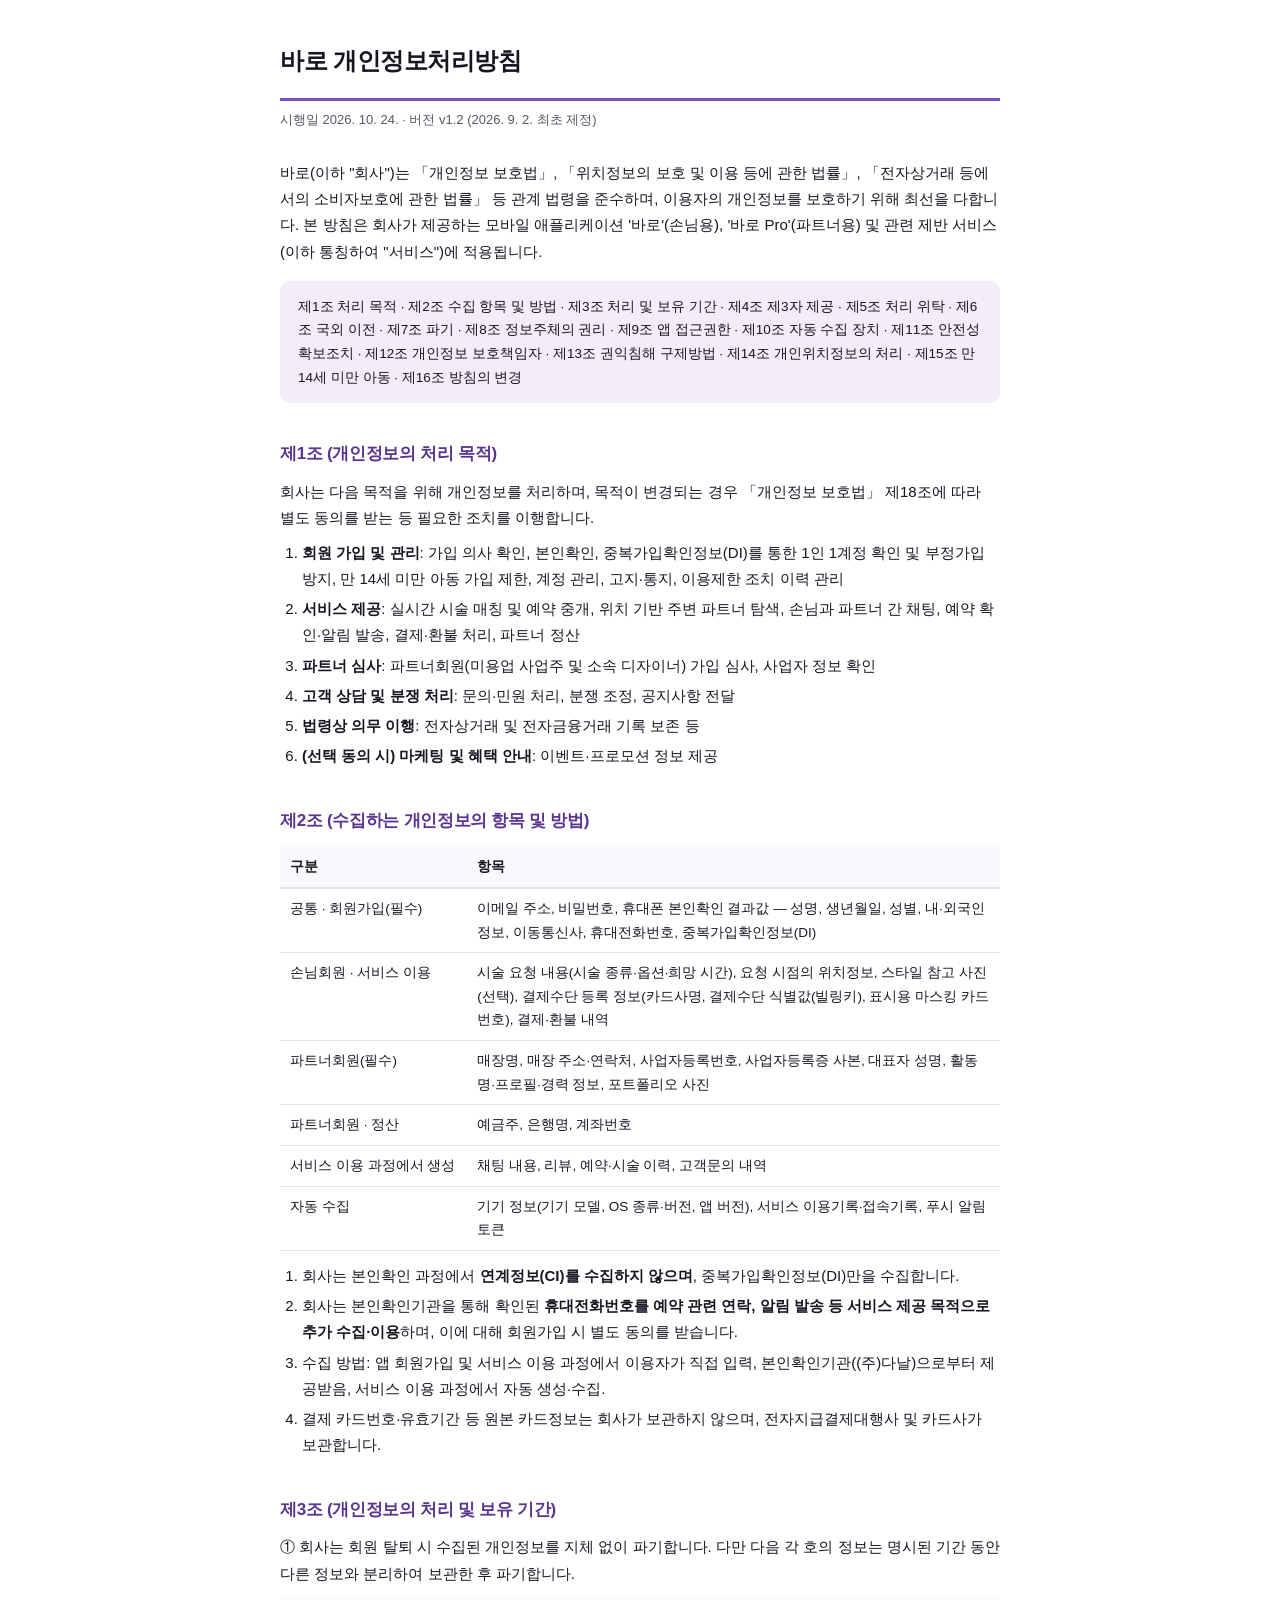
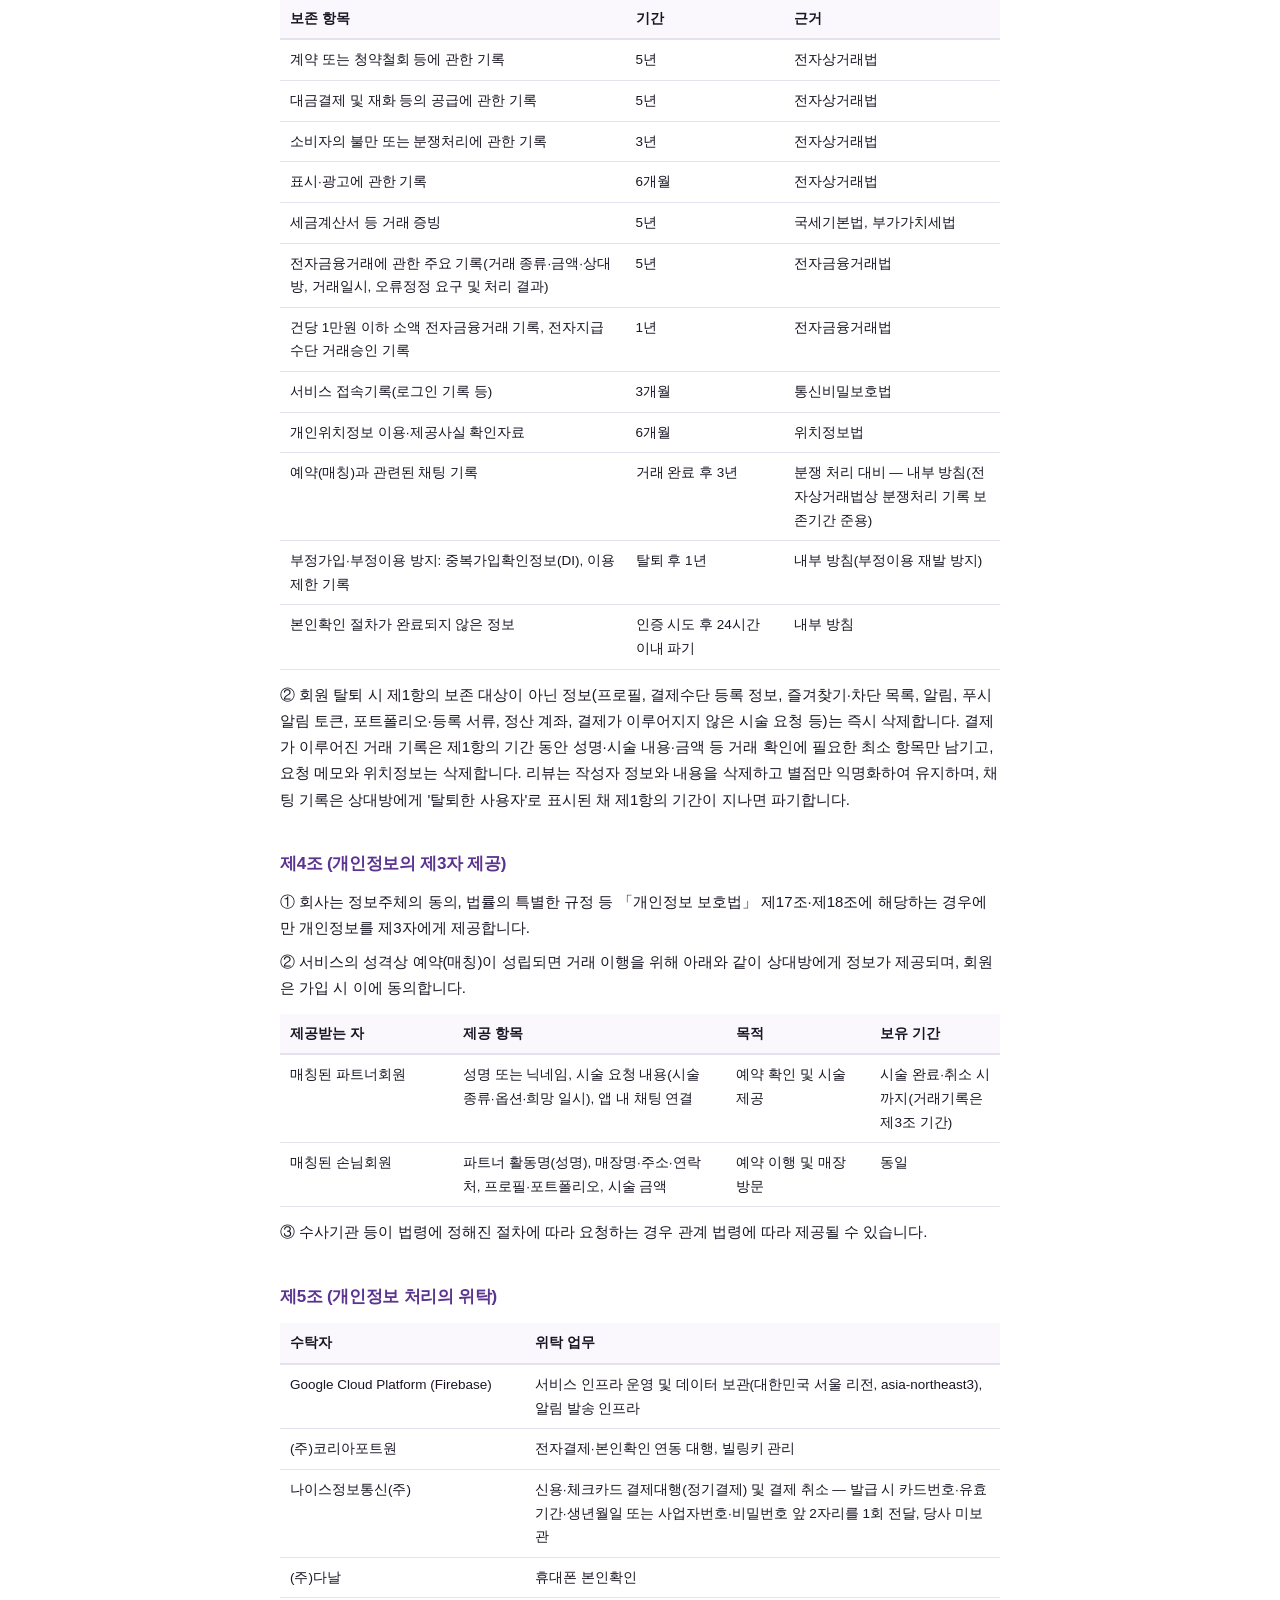
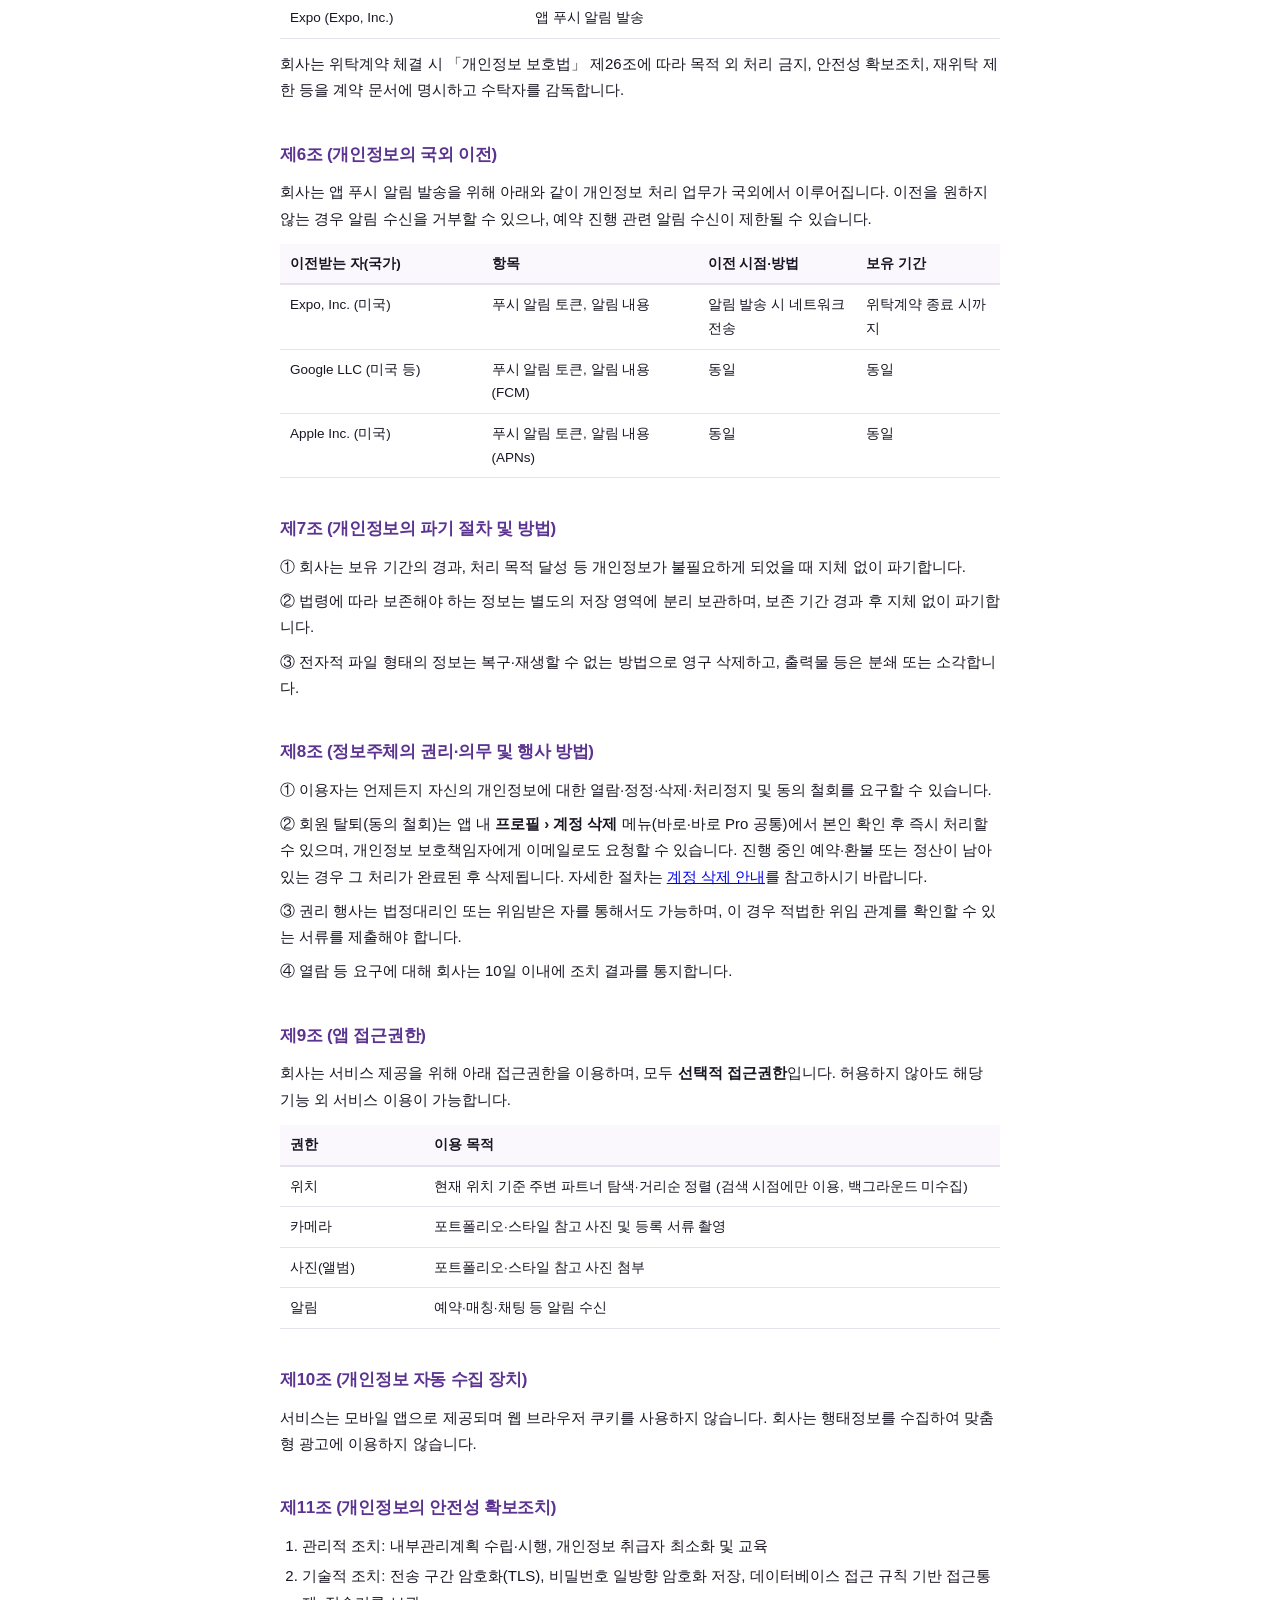
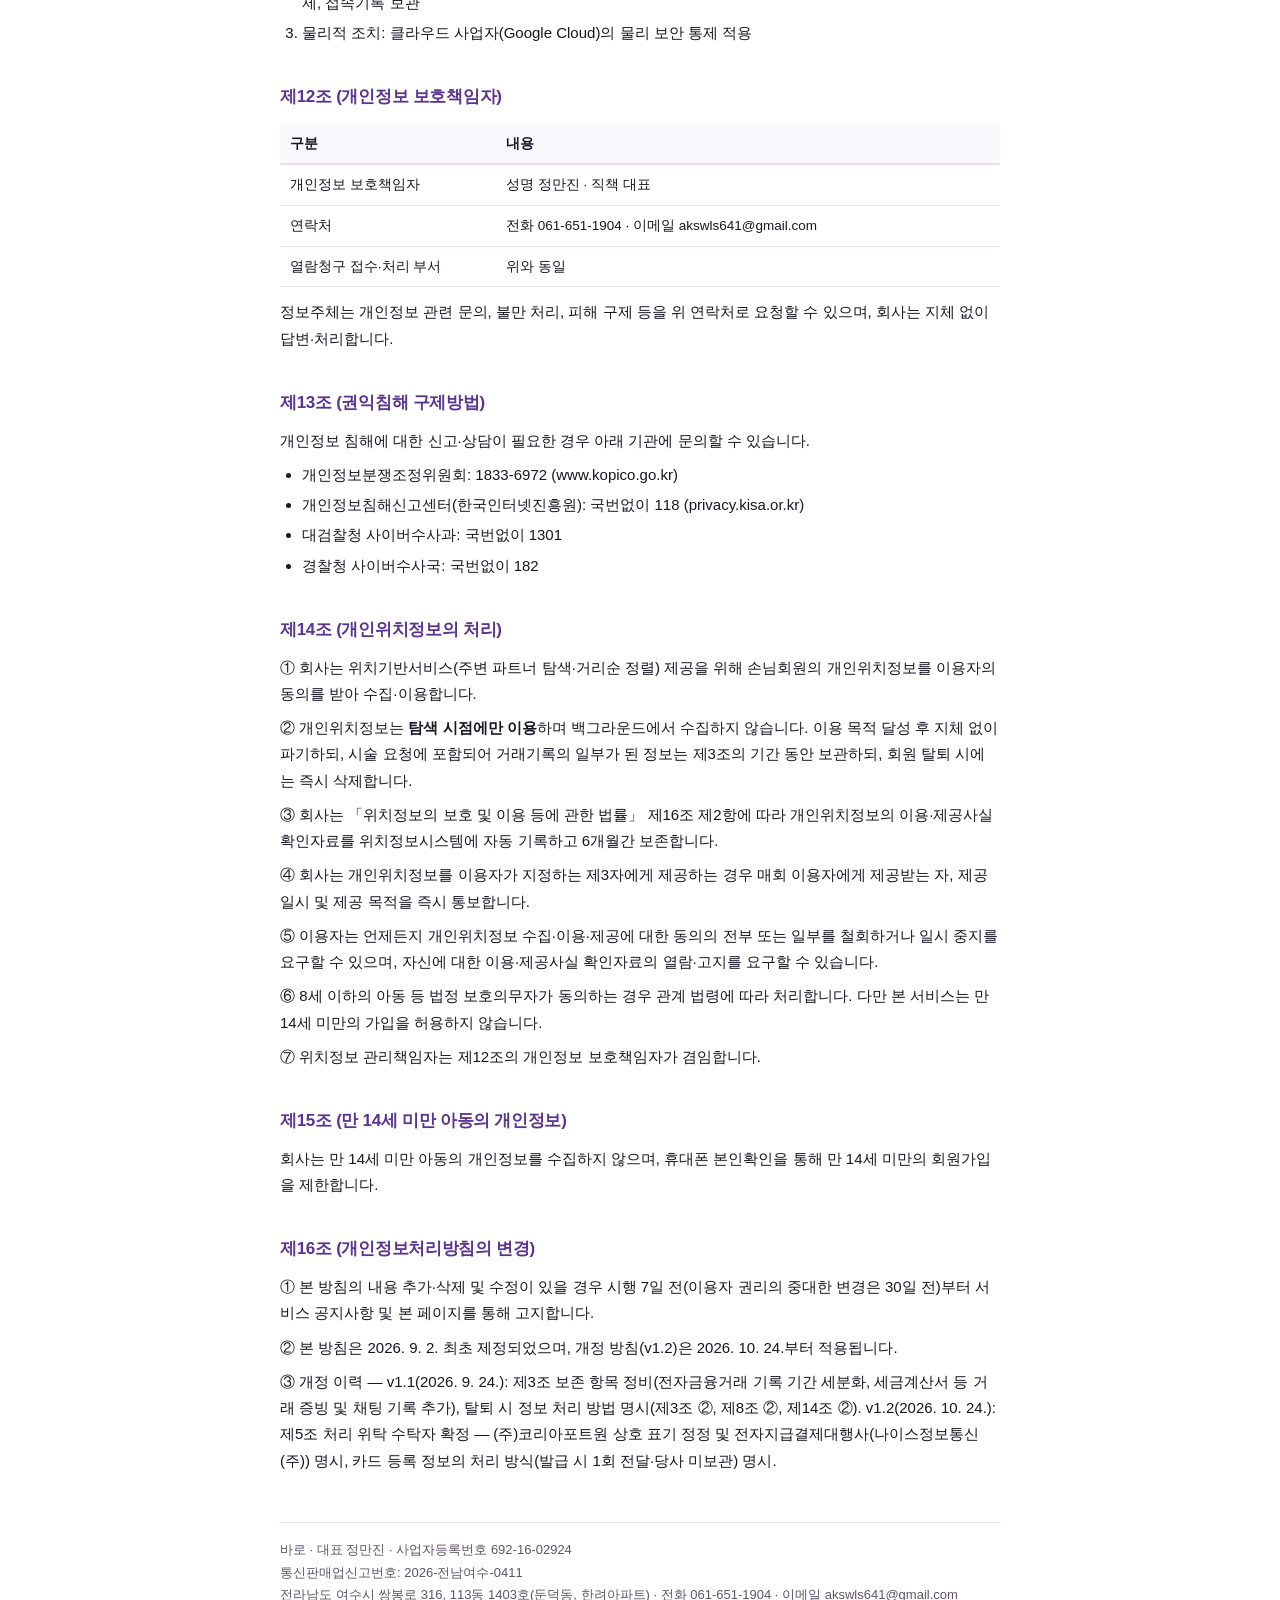
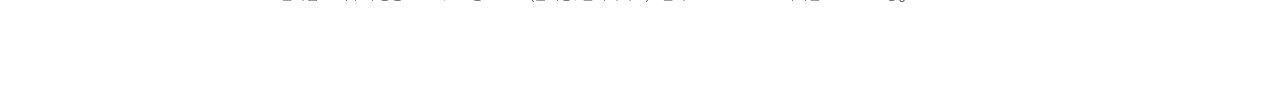
<file: privacy.html>
<!DOCTYPE html>
<html lang="ko">
<head>
<meta charset="UTF-8">
<meta name="viewport" content="width=device-width, initial-scale=1.0">
<title>바로(Baro) 개인정보처리방침</title>
<style>
  :root{--purple:#7C4DB8;--purple-dark:#5B3390;--purple-pale:#F3EDFA;--ink:#1A1523;--sub:#5C5567;
    --line:#E6E1EE;--soft:#FAF8FD;}
  *{box-sizing:border-box;margin:0;padding:0}
  body{font-family:'Pretendard','Apple SD Gothic Neo','Noto Sans KR','Malgun Gothic',sans-serif;
    color:var(--ink);line-height:1.75;font-size:15px;background:#fff}
  .wrap{max-width:760px;margin:0 auto;padding:40px 20px 80px}
  h1{font-size:24px;font-weight:800;letter-spacing:-0.5px;border-bottom:3px solid var(--purple);
    padding-bottom:16px;margin-bottom:8px}
  .doc-meta{font-size:13px;color:var(--sub);margin-bottom:28px}
  h2{font-size:17px;font-weight:800;color:var(--purple-dark);margin:36px 0 10px;letter-spacing:-0.3px}
  p{margin:8px 0}
  ul,ol{padding-left:22px;margin:8px 0}
  li{margin:4px 0}
  table{width:100%;border-collapse:collapse;font-size:13.5px;margin:12px 0}
  th{background:var(--soft);text-align:left;padding:8px 10px;font-weight:700;border-bottom:2px solid var(--line)}
  td{padding:8px 10px;border-bottom:1px solid var(--line);vertical-align:top}
  .toc{background:var(--purple-pale);border-radius:10px;padding:14px 18px;font-size:13.5px;margin:16px 0 8px}
  footer{margin-top:48px;padding-top:16px;border-top:1px solid var(--line);font-size:13px;color:var(--sub)}
</style>
</head>
<body>
<div class="wrap">

<h1>바로 개인정보처리방침</h1>
<div class="doc-meta">시행일 2026. 10. 24. · 버전 v1.2 (2026. 9. 2. 최초 제정)</div>

<p>바로(이하 "회사")는 「개인정보 보호법」, 「위치정보의 보호 및 이용 등에 관한 법률」, 「전자상거래 등에서의 소비자보호에 관한 법률」 등 관계 법령을 준수하며, 이용자의 개인정보를 보호하기 위해 최선을 다합니다. 본 방침은 회사가 제공하는 모바일 애플리케이션 '바로'(손님용), '바로 Pro'(파트너용) 및 관련 제반 서비스(이하 통칭하여 "서비스")에 적용됩니다.</p>

<div class="toc">
제1조 처리 목적 · 제2조 수집 항목 및 방법 · 제3조 처리 및 보유 기간 · 제4조 제3자 제공 · 제5조 처리 위탁 · 제6조 국외 이전 · 제7조 파기 · 제8조 정보주체의 권리 · 제9조 앱 접근권한 · 제10조 자동 수집 장치 · 제11조 안전성 확보조치 · 제12조 개인정보 보호책임자 · 제13조 권익침해 구제방법 · 제14조 개인위치정보의 처리 · 제15조 만 14세 미만 아동 · 제16조 방침의 변경
</div>

<h2 id="a1">제1조 (개인정보의 처리 목적)</h2>
<p>회사는 다음 목적을 위해 개인정보를 처리하며, 목적이 변경되는 경우 「개인정보 보호법」 제18조에 따라 별도 동의를 받는 등 필요한 조치를 이행합니다.</p>
<ol>
<li><b>회원 가입 및 관리</b>: 가입 의사 확인, 본인확인, 중복가입확인정보(DI)를 통한 1인 1계정 확인 및 부정가입 방지, 만 14세 미만 아동 가입 제한, 계정 관리, 고지·통지, 이용제한 조치 이력 관리</li>
<li><b>서비스 제공</b>: 실시간 시술 매칭 및 예약 중개, 위치 기반 주변 파트너 탐색, 손님과 파트너 간 채팅, 예약 확인·알림 발송, 결제·환불 처리, 파트너 정산</li>
<li><b>파트너 심사</b>: 파트너회원(미용업 사업주 및 소속 디자이너) 가입 심사, 사업자 정보 확인</li>
<li><b>고객 상담 및 분쟁 처리</b>: 문의·민원 처리, 분쟁 조정, 공지사항 전달</li>
<li><b>법령상 의무 이행</b>: 전자상거래 및 전자금융거래 기록 보존 등</li>
<li><b>(선택 동의 시) 마케팅 및 혜택 안내</b>: 이벤트·프로모션 정보 제공</li>
</ol>

<h2 id="a2">제2조 (수집하는 개인정보의 항목 및 방법)</h2>
<table>
<tr><th style="width:26%">구분</th><th>항목</th></tr>
<tr><td>공통 · 회원가입(필수)</td><td>이메일 주소, 비밀번호, 휴대폰 본인확인 결과값 — 성명, 생년월일, 성별, 내·외국인 정보, 이동통신사, 휴대전화번호, 중복가입확인정보(DI)</td></tr>
<tr><td>손님회원 · 서비스 이용</td><td>시술 요청 내용(시술 종류·옵션·희망 시간), 요청 시점의 위치정보, 스타일 참고 사진(선택), 결제수단 등록 정보(카드사명, 결제수단 식별값(빌링키), 표시용 마스킹 카드번호), 결제·환불 내역</td></tr>
<tr><td>파트너회원(필수)</td><td>매장명, 매장 주소·연락처, 사업자등록번호, 사업자등록증 사본, 대표자 성명, 활동명·프로필·경력 정보, 포트폴리오 사진</td></tr>
<tr><td>파트너회원 · 정산</td><td>예금주, 은행명, 계좌번호</td></tr>
<tr><td>서비스 이용 과정에서 생성</td><td>채팅 내용, 리뷰, 예약·시술 이력, 고객문의 내역</td></tr>
<tr><td>자동 수집</td><td>기기 정보(기기 모델, OS 종류·버전, 앱 버전), 서비스 이용기록·접속기록, 푸시 알림 토큰</td></tr>
</table>
<ol>
<li>회사는 본인확인 과정에서 <b>연계정보(CI)를 수집하지 않으며</b>, 중복가입확인정보(DI)만을 수집합니다.</li>
<li>회사는 본인확인기관을 통해 확인된 <b>휴대전화번호를 예약 관련 연락, 알림 발송 등 서비스 제공 목적으로 추가 수집·이용</b>하며, 이에 대해 회원가입 시 별도 동의를 받습니다.</li>
<li>수집 방법: 앱 회원가입 및 서비스 이용 과정에서 이용자가 직접 입력, 본인확인기관((주)다날)으로부터 제공받음, 서비스 이용 과정에서 자동 생성·수집.</li>
<li>결제 카드번호·유효기간 등 원본 카드정보는 회사가 보관하지 않으며, 전자지급결제대행사 및 카드사가 보관합니다.</li>
</ol>

<h2 id="a3">제3조 (개인정보의 처리 및 보유 기간)</h2>
<p>① 회사는 회원 탈퇴 시 수집된 개인정보를 지체 없이 파기합니다. 다만 다음 각 호의 정보는 명시된 기간 동안 다른 정보와 분리하여 보관한 후 파기합니다.</p>
<table>
<tr><th>보존 항목</th><th style="width:22%">기간</th><th style="width:30%">근거</th></tr>
<tr><td>계약 또는 청약철회 등에 관한 기록</td><td>5년</td><td>전자상거래법</td></tr>
<tr><td>대금결제 및 재화 등의 공급에 관한 기록</td><td>5년</td><td>전자상거래법</td></tr>
<tr><td>소비자의 불만 또는 분쟁처리에 관한 기록</td><td>3년</td><td>전자상거래법</td></tr>
<tr><td>표시·광고에 관한 기록</td><td>6개월</td><td>전자상거래법</td></tr>
<tr><td>세금계산서 등 거래 증빙</td><td>5년</td><td>국세기본법, 부가가치세법</td></tr>
<tr><td>전자금융거래에 관한 주요 기록(거래 종류·금액·상대방, 거래일시, 오류정정 요구 및 처리 결과)</td><td>5년</td><td>전자금융거래법</td></tr>
<tr><td>건당 1만원 이하 소액 전자금융거래 기록, 전자지급수단 거래승인 기록</td><td>1년</td><td>전자금융거래법</td></tr>
<tr><td>서비스 접속기록(로그인 기록 등)</td><td>3개월</td><td>통신비밀보호법</td></tr>
<tr><td>개인위치정보 이용·제공사실 확인자료</td><td>6개월</td><td>위치정보법</td></tr>
<tr><td>예약(매칭)과 관련된 채팅 기록</td><td>거래 완료 후 3년</td><td>분쟁 처리 대비 — 내부 방침(전자상거래법상 분쟁처리 기록 보존기간 준용)</td></tr>
<tr><td>부정가입·부정이용 방지: 중복가입확인정보(DI), 이용제한 기록</td><td>탈퇴 후 1년</td><td>내부 방침(부정이용 재발 방지)</td></tr>
<tr><td>본인확인 절차가 완료되지 않은 정보</td><td>인증 시도 후 24시간 이내 파기</td><td>내부 방침</td></tr>
</table>
<p>② 회원 탈퇴 시 제1항의 보존 대상이 아닌 정보(프로필, 결제수단 등록 정보, 즐겨찾기·차단 목록, 알림, 푸시 알림 토큰, 포트폴리오·등록 서류, 정산 계좌, 결제가 이루어지지 않은 시술 요청 등)는 즉시 삭제합니다. 결제가 이루어진 거래 기록은 제1항의 기간 동안 성명·시술 내용·금액 등 거래 확인에 필요한 최소 항목만 남기고, 요청 메모와 위치정보는 삭제합니다. 리뷰는 작성자 정보와 내용을 삭제하고 별점만 익명화하여 유지하며, 채팅 기록은 상대방에게 '탈퇴한 사용자'로 표시된 채 제1항의 기간이 지나면 파기합니다.</p>

<h2 id="a4">제4조 (개인정보의 제3자 제공)</h2>
<p>① 회사는 정보주체의 동의, 법률의 특별한 규정 등 「개인정보 보호법」 제17조·제18조에 해당하는 경우에만 개인정보를 제3자에게 제공합니다.</p>
<p>② 서비스의 성격상 예약(매칭)이 성립되면 거래 이행을 위해 아래와 같이 상대방에게 정보가 제공되며, 회원은 가입 시 이에 동의합니다.</p>
<table>
<tr><th style="width:24%">제공받는 자</th><th>제공 항목</th><th style="width:20%">목적</th><th style="width:18%">보유 기간</th></tr>
<tr><td>매칭된 파트너회원</td><td>성명 또는 닉네임, 시술 요청 내용(시술 종류·옵션·희망 일시), 앱 내 채팅 연결</td><td>예약 확인 및 시술 제공</td><td>시술 완료·취소 시까지(거래기록은 제3조 기간)</td></tr>
<tr><td>매칭된 손님회원</td><td>파트너 활동명(성명), 매장명·주소·연락처, 프로필·포트폴리오, 시술 금액</td><td>예약 이행 및 매장 방문</td><td>동일</td></tr>
</table>
<p>③ 수사기관 등이 법령에 정해진 절차에 따라 요청하는 경우 관계 법령에 따라 제공될 수 있습니다.</p>

<h2 id="a5">제5조 (개인정보 처리의 위탁)</h2>
<table>
<tr><th style="width:34%">수탁자</th><th>위탁 업무</th></tr>
<tr><td>Google Cloud Platform (Firebase)</td><td>서비스 인프라 운영 및 데이터 보관(대한민국 서울 리전, asia-northeast3), 알림 발송 인프라</td></tr>
<tr><td>(주)코리아포트원</td><td>전자결제·본인확인 연동 대행, 빌링키 관리</td></tr>
<tr><td>나이스정보통신(주)</td><td>신용·체크카드 결제대행(정기결제) 및 결제 취소 — 발급 시 카드번호·유효기간·생년월일 또는 사업자번호·비밀번호 앞 2자리를 1회 전달, 당사 미보관</td></tr>
<tr><td>(주)다날</td><td>휴대폰 본인확인</td></tr>
<tr><td>Expo (Expo, Inc.)</td><td>앱 푸시 알림 발송</td></tr>
</table>
<p>회사는 위탁계약 체결 시 「개인정보 보호법」 제26조에 따라 목적 외 처리 금지, 안전성 확보조치, 재위탁 제한 등을 계약 문서에 명시하고 수탁자를 감독합니다.</p>

<h2 id="a6">제6조 (개인정보의 국외 이전)</h2>
<p>회사는 앱 푸시 알림 발송을 위해 아래와 같이 개인정보 처리 업무가 국외에서 이루어집니다. 이전을 원하지 않는 경우 알림 수신을 거부할 수 있으나, 예약 진행 관련 알림 수신이 제한될 수 있습니다.</p>
<table>
<tr><th style="width:28%">이전받는 자(국가)</th><th>항목</th><th style="width:22%">이전 시점·방법</th><th style="width:20%">보유 기간</th></tr>
<tr><td>Expo, Inc. (미국)</td><td>푸시 알림 토큰, 알림 내용</td><td>알림 발송 시 네트워크 전송</td><td>위탁계약 종료 시까지</td></tr>
<tr><td>Google LLC (미국 등)</td><td>푸시 알림 토큰, 알림 내용(FCM)</td><td>동일</td><td>동일</td></tr>
<tr><td>Apple Inc. (미국)</td><td>푸시 알림 토큰, 알림 내용(APNs)</td><td>동일</td><td>동일</td></tr>
</table>

<h2 id="a7">제7조 (개인정보의 파기 절차 및 방법)</h2>
<p>① 회사는 보유 기간의 경과, 처리 목적 달성 등 개인정보가 불필요하게 되었을 때 지체 없이 파기합니다.</p>
<p>② 법령에 따라 보존해야 하는 정보는 별도의 저장 영역에 분리 보관하며, 보존 기간 경과 후 지체 없이 파기합니다.</p>
<p>③ 전자적 파일 형태의 정보는 복구·재생할 수 없는 방법으로 영구 삭제하고, 출력물 등은 분쇄 또는 소각합니다.</p>

<h2 id="a8">제8조 (정보주체의 권리·의무 및 행사 방법)</h2>
<p>① 이용자는 언제든지 자신의 개인정보에 대한 열람·정정·삭제·처리정지 및 동의 철회를 요구할 수 있습니다.</p>
<p>② 회원 탈퇴(동의 철회)는 앱 내 <b>프로필 › 계정 삭제</b> 메뉴(바로·바로 Pro 공통)에서 본인 확인 후 즉시 처리할 수 있으며, 개인정보 보호책임자에게 이메일로도 요청할 수 있습니다. 진행 중인 예약·환불 또는 정산이 남아 있는 경우 그 처리가 완료된 후 삭제됩니다. 자세한 절차는 <a href="delete-account.html">계정 삭제 안내</a>를 참고하시기 바랍니다.</p>
<p>③ 권리 행사는 법정대리인 또는 위임받은 자를 통해서도 가능하며, 이 경우 적법한 위임 관계를 확인할 수 있는 서류를 제출해야 합니다.</p>
<p>④ 열람 등 요구에 대해 회사는 10일 이내에 조치 결과를 통지합니다.</p>

<h2 id="a9">제9조 (앱 접근권한)</h2>
<p>회사는 서비스 제공을 위해 아래 접근권한을 이용하며, 모두 <b>선택적 접근권한</b>입니다. 허용하지 않아도 해당 기능 외 서비스 이용이 가능합니다.</p>
<table>
<tr><th style="width:20%">권한</th><th>이용 목적</th></tr>
<tr><td>위치</td><td>현재 위치 기준 주변 파트너 탐색·거리순 정렬 (검색 시점에만 이용, 백그라운드 미수집)</td></tr>
<tr><td>카메라</td><td>포트폴리오·스타일 참고 사진 및 등록 서류 촬영</td></tr>
<tr><td>사진(앨범)</td><td>포트폴리오·스타일 참고 사진 첨부</td></tr>
<tr><td>알림</td><td>예약·매칭·채팅 등 알림 수신</td></tr>
</table>

<h2 id="a10">제10조 (개인정보 자동 수집 장치)</h2>
<p>서비스는 모바일 앱으로 제공되며 웹 브라우저 쿠키를 사용하지 않습니다. 회사는 행태정보를 수집하여 맞춤형 광고에 이용하지 않습니다.</p>

<h2 id="a11">제11조 (개인정보의 안전성 확보조치)</h2>
<ol>
<li>관리적 조치: 내부관리계획 수립·시행, 개인정보 취급자 최소화 및 교육</li>
<li>기술적 조치: 전송 구간 암호화(TLS), 비밀번호 일방향 암호화 저장, 데이터베이스 접근 규칙 기반 접근통제, 접속기록 보관</li>
<li>물리적 조치: 클라우드 사업자(Google Cloud)의 물리 보안 통제 적용</li>
</ol>

<h2 id="a12">제12조 (개인정보 보호책임자)</h2>
<table>
<tr><th style="width:30%">구분</th><th>내용</th></tr>
<tr><td>개인정보 보호책임자</td><td>성명 정만진 · 직책 대표</td></tr>
<tr><td>연락처</td><td>전화 061-651-1904 · 이메일 akswls641@gmail.com</td></tr>
<tr><td>열람청구 접수·처리 부서</td><td>위와 동일</td></tr>
</table>
<p>정보주체는 개인정보 관련 문의, 불만 처리, 피해 구제 등을 위 연락처로 요청할 수 있으며, 회사는 지체 없이 답변·처리합니다.</p>

<h2 id="a13">제13조 (권익침해 구제방법)</h2>
<p>개인정보 침해에 대한 신고·상담이 필요한 경우 아래 기관에 문의할 수 있습니다.</p>
<ul>
<li>개인정보분쟁조정위원회: 1833-6972 (www.kopico.go.kr)</li>
<li>개인정보침해신고센터(한국인터넷진흥원): 국번없이 118 (privacy.kisa.or.kr)</li>
<li>대검찰청 사이버수사과: 국번없이 1301</li>
<li>경찰청 사이버수사국: 국번없이 182</li>
</ul>

<h2 id="a14">제14조 (개인위치정보의 처리)</h2>
<p>① 회사는 위치기반서비스(주변 파트너 탐색·거리순 정렬) 제공을 위해 손님회원의 개인위치정보를 이용자의 동의를 받아 수집·이용합니다.</p>
<p>② 개인위치정보는 <b>탐색 시점에만 이용</b>하며 백그라운드에서 수집하지 않습니다. 이용 목적 달성 후 지체 없이 파기하되, 시술 요청에 포함되어 거래기록의 일부가 된 정보는 제3조의 기간 동안 보관하되, 회원 탈퇴 시에는 즉시 삭제합니다.</p>
<p>③ 회사는 「위치정보의 보호 및 이용 등에 관한 법률」 제16조 제2항에 따라 개인위치정보의 이용·제공사실 확인자료를 위치정보시스템에 자동 기록하고 6개월간 보존합니다.</p>
<p>④ 회사는 개인위치정보를 이용자가 지정하는 제3자에게 제공하는 경우 매회 이용자에게 제공받는 자, 제공 일시 및 제공 목적을 즉시 통보합니다.</p>
<p>⑤ 이용자는 언제든지 개인위치정보 수집·이용·제공에 대한 동의의 전부 또는 일부를 철회하거나 일시 중지를 요구할 수 있으며, 자신에 대한 이용·제공사실 확인자료의 열람·고지를 요구할 수 있습니다.</p>
<p>⑥ 8세 이하의 아동 등 법정 보호의무자가 동의하는 경우 관계 법령에 따라 처리합니다. 다만 본 서비스는 만 14세 미만의 가입을 허용하지 않습니다.</p>
<p>⑦ 위치정보 관리책임자는 제12조의 개인정보 보호책임자가 겸임합니다.</p>

<h2 id="a15">제15조 (만 14세 미만 아동의 개인정보)</h2>
<p>회사는 만 14세 미만 아동의 개인정보를 수집하지 않으며, 휴대폰 본인확인을 통해 만 14세 미만의 회원가입을 제한합니다.</p>

<h2 id="a16">제16조 (개인정보처리방침의 변경)</h2>
<p>① 본 방침의 내용 추가·삭제 및 수정이 있을 경우 시행 7일 전(이용자 권리의 중대한 변경은 30일 전)부터 서비스 공지사항 및 본 페이지를 통해 고지합니다.</p>
<p>② 본 방침은 2026. 9. 2. 최초 제정되었으며, 개정 방침(v1.2)은 2026. 10. 24.부터 적용됩니다.</p>
<p>③ 개정 이력 — v1.1(2026. 9. 24.): 제3조 보존 항목 정비(전자금융거래 기록 기간 세분화, 세금계산서 등 거래 증빙 및 채팅 기록 추가), 탈퇴 시 정보 처리 방법 명시(제3조 ②, 제8조 ②, 제14조 ②). v1.2(2026. 10. 24.): 제5조 처리 위탁 수탁자 확정 — (주)코리아포트원 상호 표기 정정 및 전자지급결제대행사(나이스정보통신(주)) 명시, 카드 등록 정보의 처리 방식(발급 시 1회 전달·당사 미보관) 명시.</p>

<footer>
바로 · 대표 정만진 · 사업자등록번호 692-16-02924<br>
통신판매업신고번호: 2026-전남여수-0411<br>
전라남도 여수시 쌍봉로 316, 113동 1403호(둔덕동, 한려아파트) · 전화 061-651-1904 · 이메일 akswls641@gmail.com
</footer>

</div>
</body>
</html>
</file>
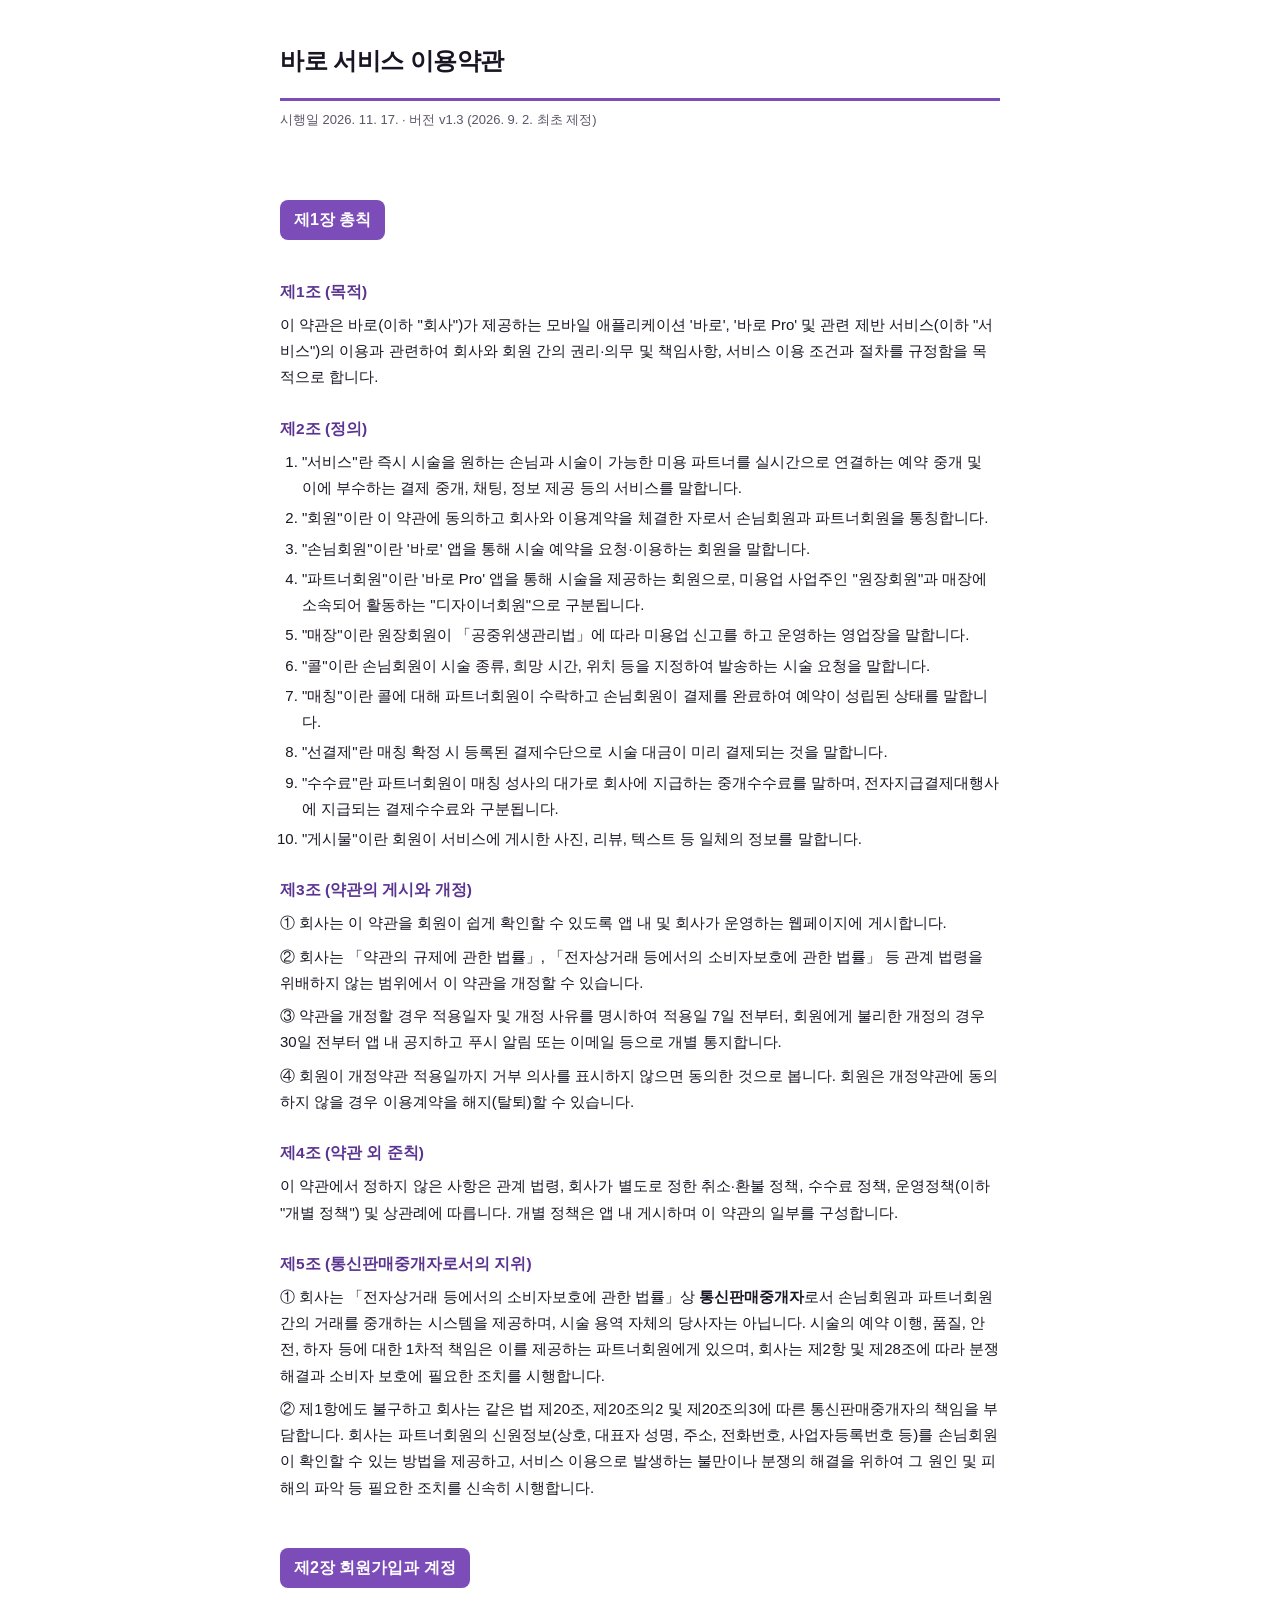
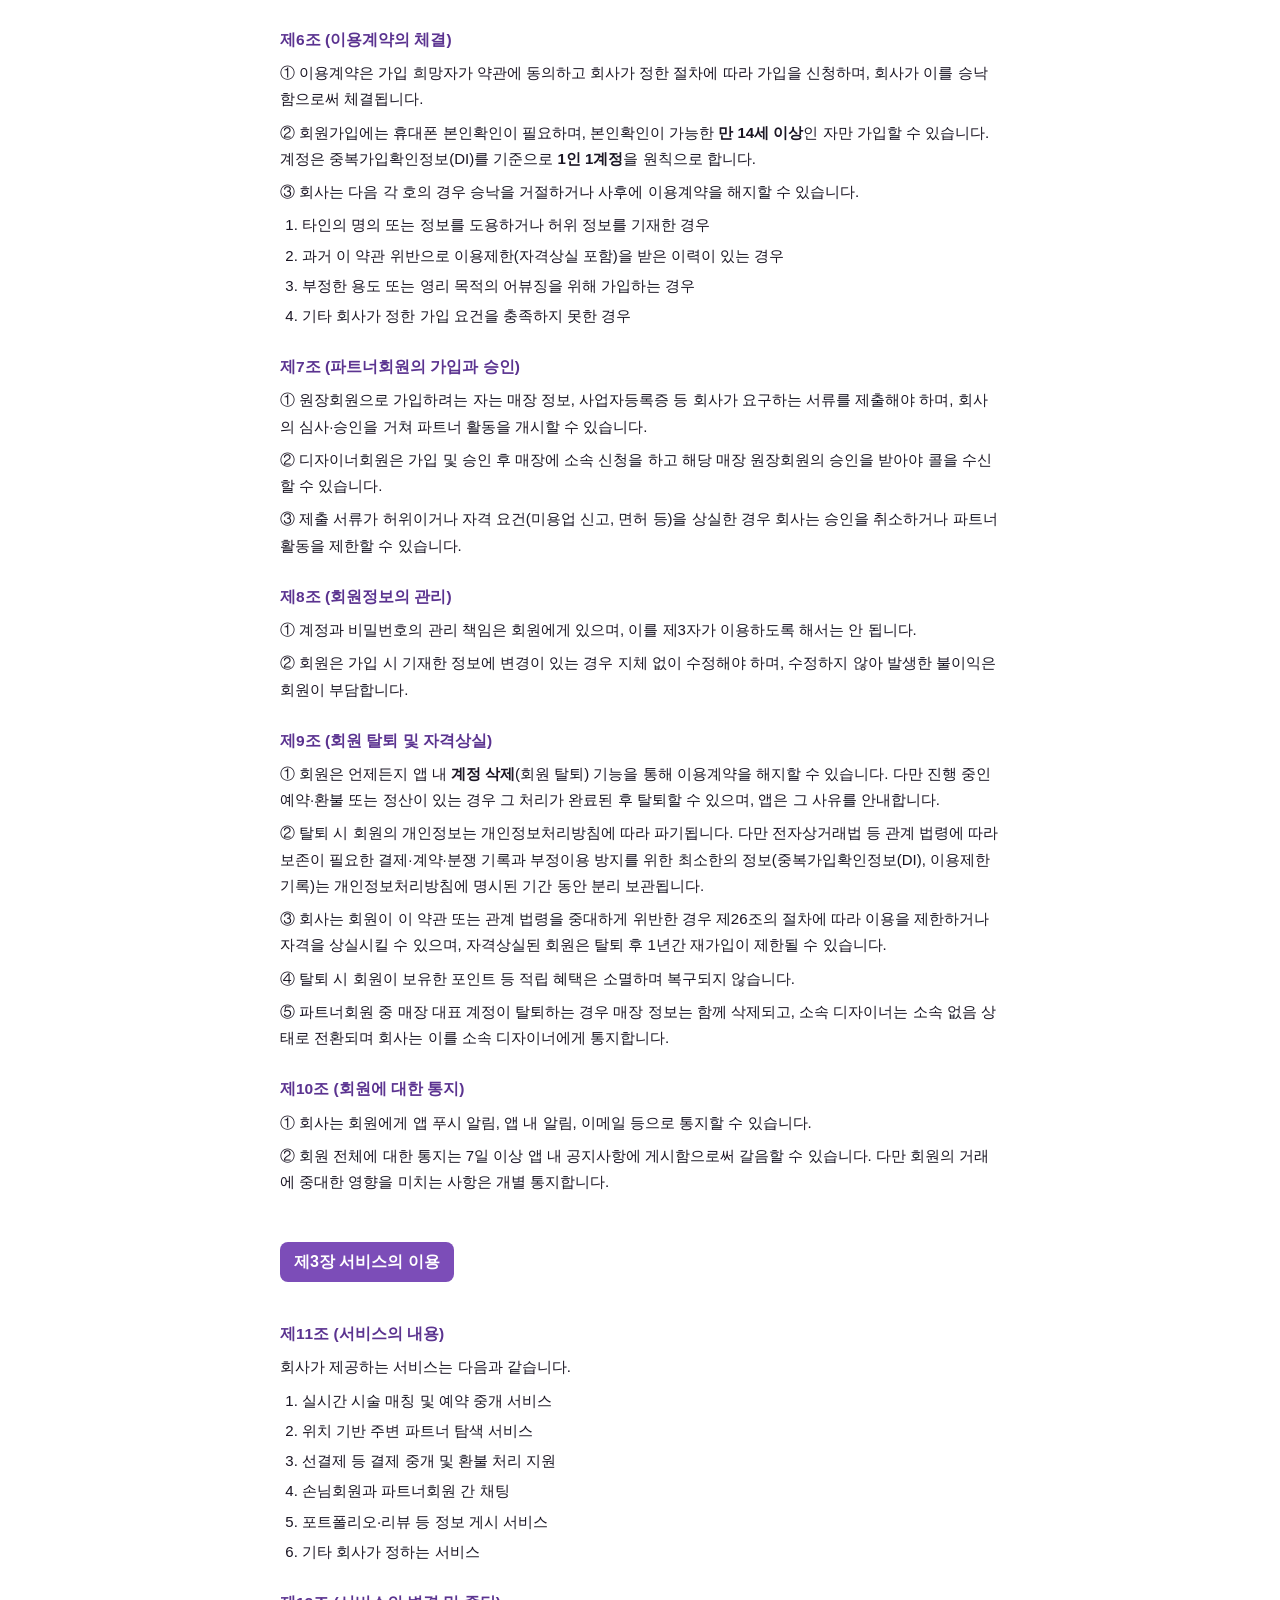
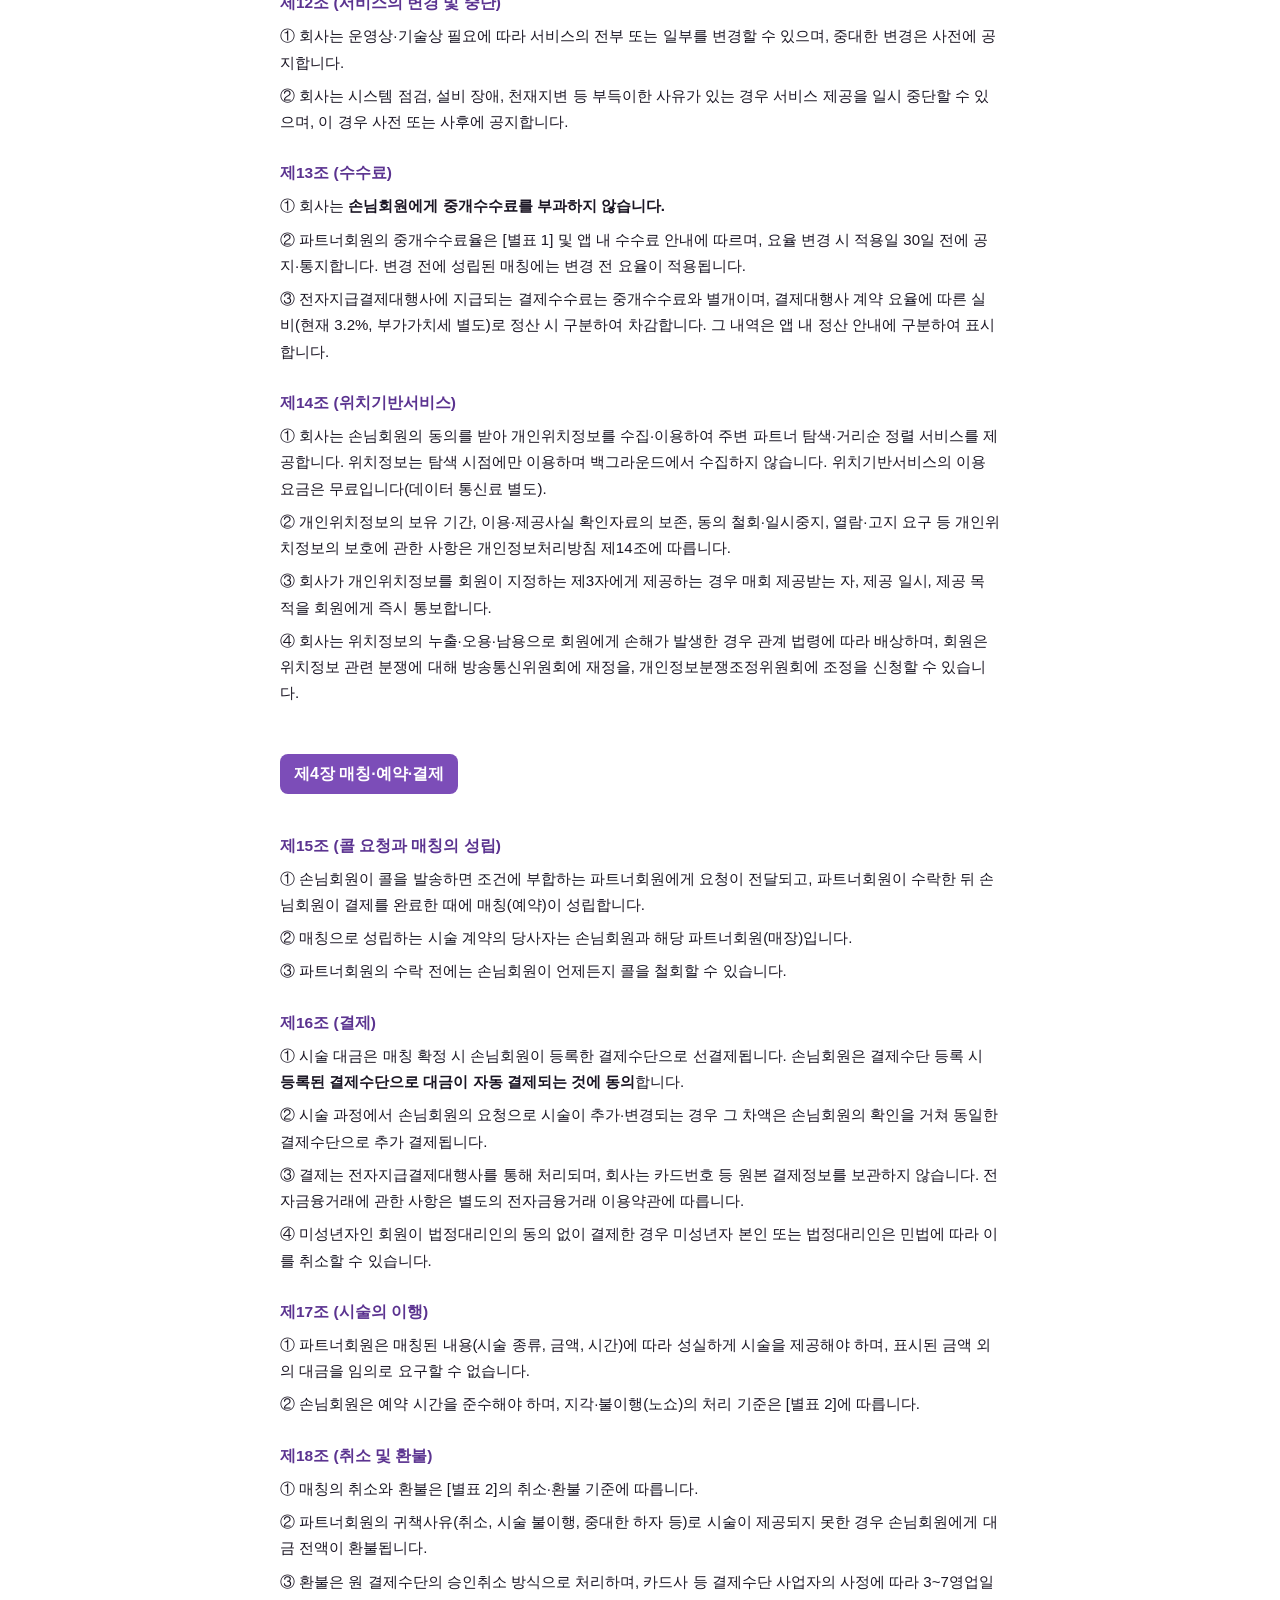
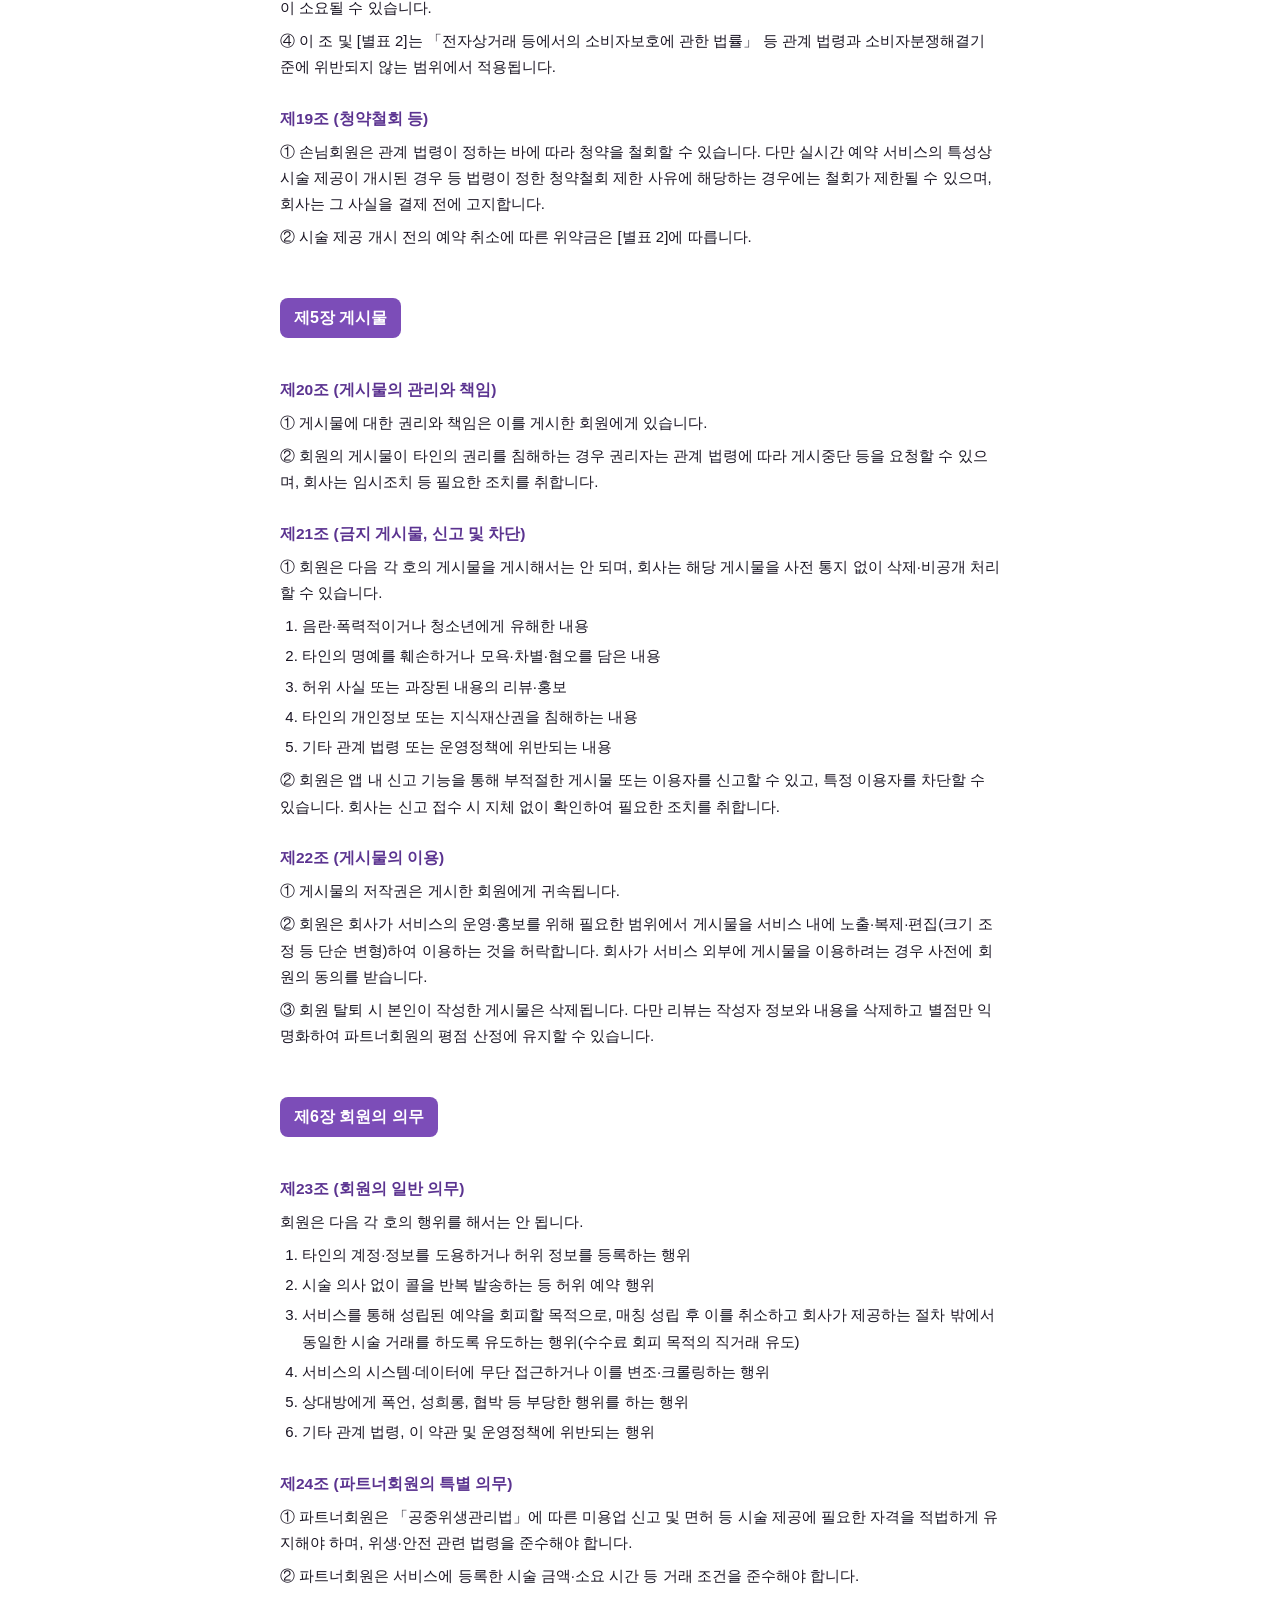
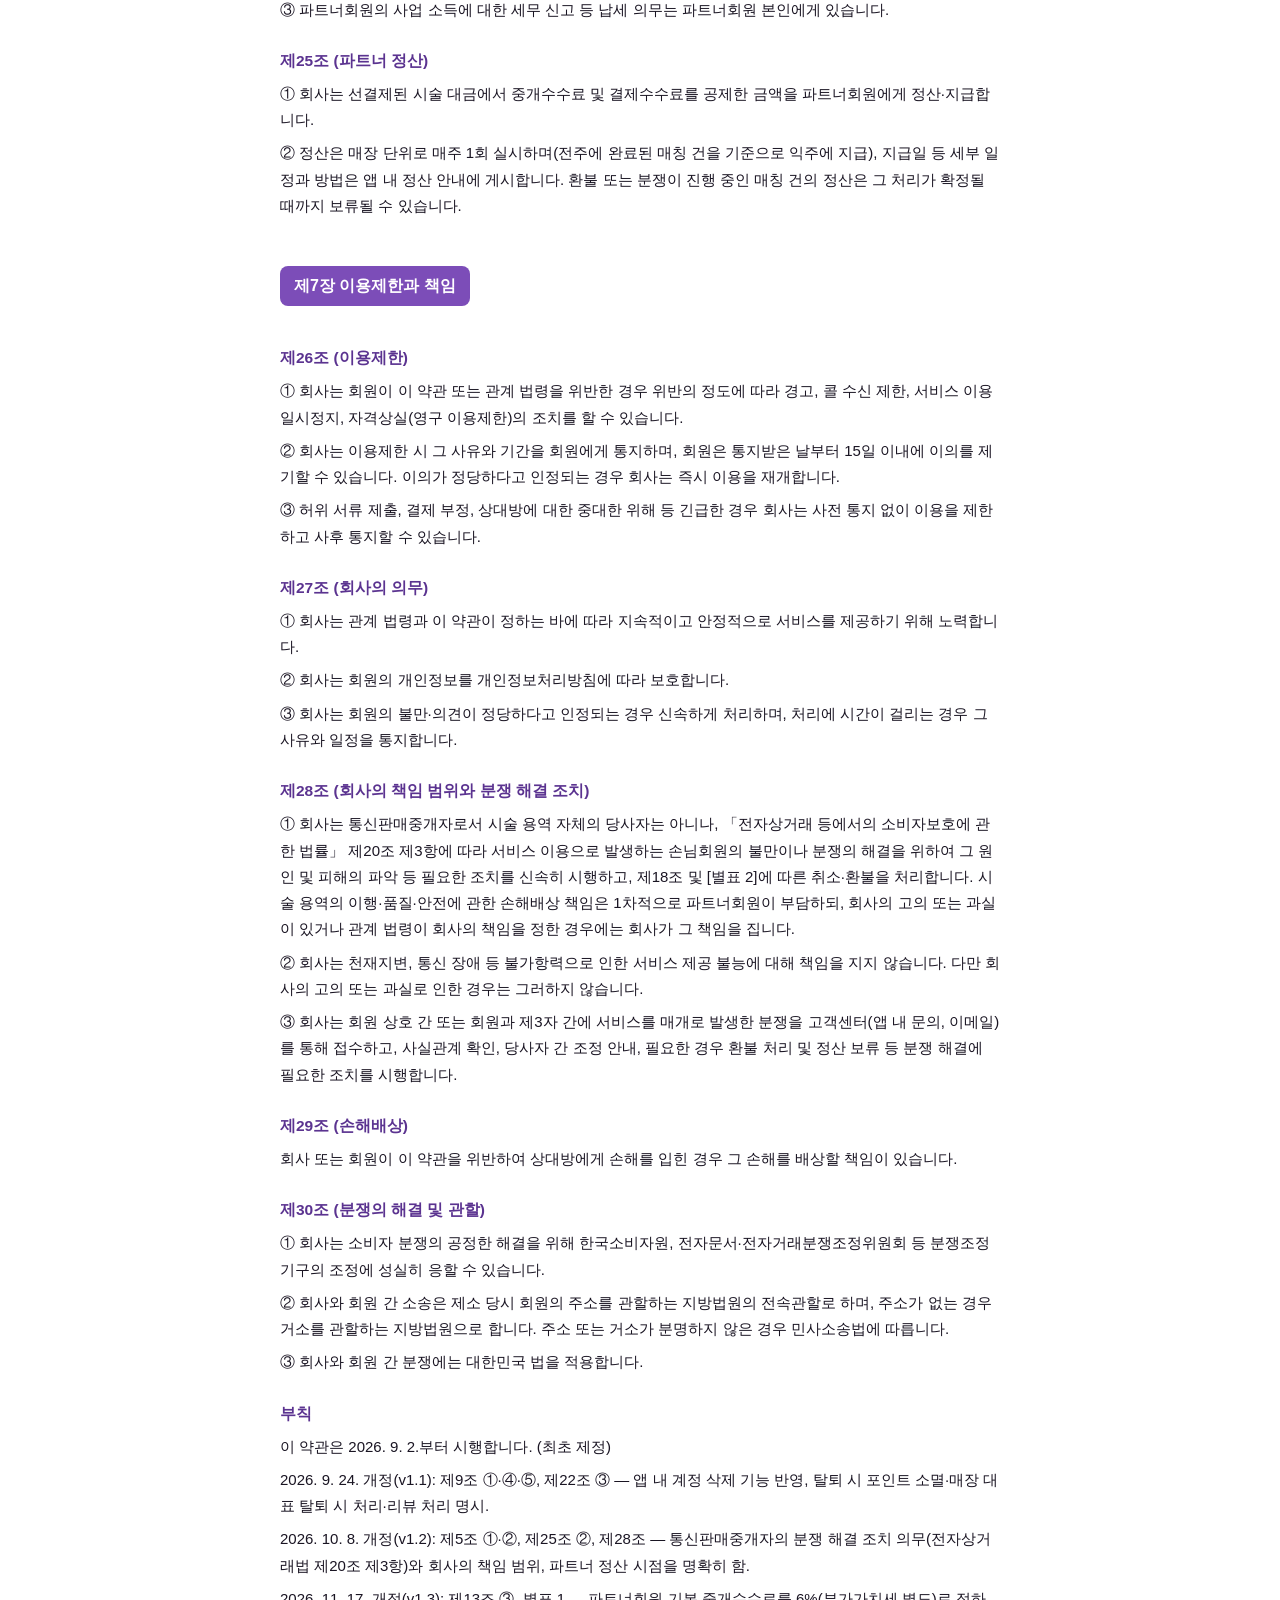
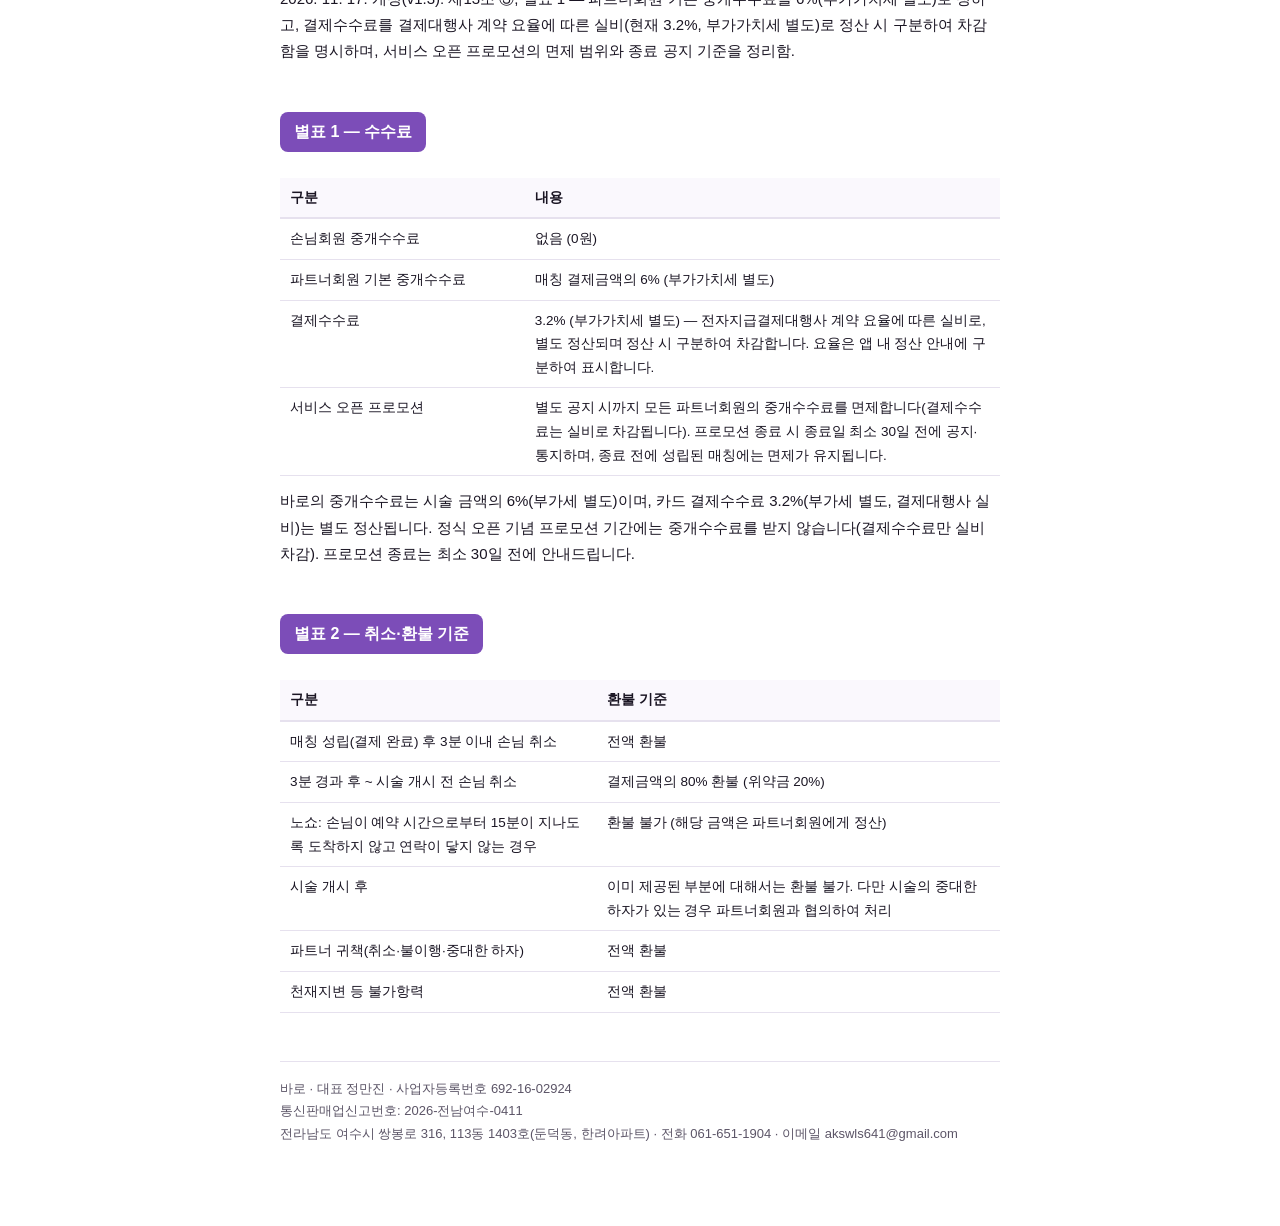
<file: terms.html>
<!DOCTYPE html>
<html lang="ko">
<head>
<meta charset="UTF-8">
<meta name="viewport" content="width=device-width, initial-scale=1.0">
<title>바로(Baro) 서비스 이용약관</title>
<style>
  :root{--purple:#7C4DB8;--purple-dark:#5B3390;--purple-pale:#F3EDFA;--ink:#1A1523;--sub:#5C5567;
    --line:#E6E1EE;--soft:#FAF8FD;}
  *{box-sizing:border-box;margin:0;padding:0}
  body{font-family:'Pretendard','Apple SD Gothic Neo','Noto Sans KR','Malgun Gothic',sans-serif;
    color:var(--ink);line-height:1.75;font-size:15px;background:#fff}
  .wrap{max-width:760px;margin:0 auto;padding:40px 20px 80px}
  h1{font-size:24px;font-weight:800;letter-spacing:-0.5px;border-bottom:3px solid var(--purple);
    padding-bottom:16px;margin-bottom:8px}
  .doc-meta{font-size:13px;color:var(--sub);margin-bottom:28px}
  h2{font-size:16px;font-weight:800;color:#fff;background:var(--purple);border-radius:8px;
    padding:6px 14px;margin:40px 0 14px;display:inline-block}
  h3{font-size:15.5px;font-weight:800;color:var(--purple-dark);margin:24px 0 6px}
  p{margin:7px 0}
  ul,ol{padding-left:22px;margin:7px 0}
  li{margin:4px 0}
  table{width:100%;border-collapse:collapse;font-size:13.5px;margin:12px 0}
  th{background:var(--soft);text-align:left;padding:8px 10px;font-weight:700;border-bottom:2px solid var(--line)}
  td{padding:8px 10px;border-bottom:1px solid var(--line);vertical-align:top}
  footer{margin-top:48px;padding-top:16px;border-top:1px solid var(--line);font-size:13px;color:var(--sub)}
</style>
</head>
<body>
<div class="wrap">

<h1>바로 서비스 이용약관</h1>
<div class="doc-meta">시행일 2026. 11. 17. · 버전 v1.3 (2026. 9. 2. 최초 제정)</div>

<h2>제1장 총칙</h2>

<h3>제1조 (목적)</h3>
<p>이 약관은 바로(이하 "회사")가 제공하는 모바일 애플리케이션 '바로', '바로 Pro' 및 관련 제반 서비스(이하 "서비스")의 이용과 관련하여 회사와 회원 간의 권리·의무 및 책임사항, 서비스 이용 조건과 절차를 규정함을 목적으로 합니다.</p>

<h3>제2조 (정의)</h3>
<ol>
<li>"서비스"란 즉시 시술을 원하는 손님과 시술이 가능한 미용 파트너를 실시간으로 연결하는 예약 중개 및 이에 부수하는 결제 중개, 채팅, 정보 제공 등의 서비스를 말합니다.</li>
<li>"회원"이란 이 약관에 동의하고 회사와 이용계약을 체결한 자로서 손님회원과 파트너회원을 통칭합니다.</li>
<li>"손님회원"이란 '바로' 앱을 통해 시술 예약을 요청·이용하는 회원을 말합니다.</li>
<li>"파트너회원"이란 '바로 Pro' 앱을 통해 시술을 제공하는 회원으로, 미용업 사업주인 "원장회원"과 매장에 소속되어 활동하는 "디자이너회원"으로 구분됩니다.</li>
<li>"매장"이란 원장회원이 「공중위생관리법」에 따라 미용업 신고를 하고 운영하는 영업장을 말합니다.</li>
<li>"콜"이란 손님회원이 시술 종류, 희망 시간, 위치 등을 지정하여 발송하는 시술 요청을 말합니다.</li>
<li>"매칭"이란 콜에 대해 파트너회원이 수락하고 손님회원이 결제를 완료하여 예약이 성립된 상태를 말합니다.</li>
<li>"선결제"란 매칭 확정 시 등록된 결제수단으로 시술 대금이 미리 결제되는 것을 말합니다.</li>
<li>"수수료"란 파트너회원이 매칭 성사의 대가로 회사에 지급하는 중개수수료를 말하며, 전자지급결제대행사에 지급되는 결제수수료와 구분됩니다.</li>
<li>"게시물"이란 회원이 서비스에 게시한 사진, 리뷰, 텍스트 등 일체의 정보를 말합니다.</li>
</ol>

<h3>제3조 (약관의 게시와 개정)</h3>
<p>① 회사는 이 약관을 회원이 쉽게 확인할 수 있도록 앱 내 및 회사가 운영하는 웹페이지에 게시합니다.</p>
<p>② 회사는 「약관의 규제에 관한 법률」, 「전자상거래 등에서의 소비자보호에 관한 법률」 등 관계 법령을 위배하지 않는 범위에서 이 약관을 개정할 수 있습니다.</p>
<p>③ 약관을 개정할 경우 적용일자 및 개정 사유를 명시하여 적용일 7일 전부터, 회원에게 불리한 개정의 경우 30일 전부터 앱 내 공지하고 푸시 알림 또는 이메일 등으로 개별 통지합니다.</p>
<p>④ 회원이 개정약관 적용일까지 거부 의사를 표시하지 않으면 동의한 것으로 봅니다. 회원은 개정약관에 동의하지 않을 경우 이용계약을 해지(탈퇴)할 수 있습니다.</p>

<h3>제4조 (약관 외 준칙)</h3>
<p>이 약관에서 정하지 않은 사항은 관계 법령, 회사가 별도로 정한 취소·환불 정책, 수수료 정책, 운영정책(이하 "개별 정책") 및 상관례에 따릅니다. 개별 정책은 앱 내 게시하며 이 약관의 일부를 구성합니다.</p>

<h3>제5조 (통신판매중개자로서의 지위)</h3>
<p>① 회사는 「전자상거래 등에서의 소비자보호에 관한 법률」상 <b>통신판매중개자</b>로서 손님회원과 파트너회원 간의 거래를 중개하는 시스템을 제공하며, 시술 용역 자체의 당사자는 아닙니다. 시술의 예약 이행, 품질, 안전, 하자 등에 대한 1차적 책임은 이를 제공하는 파트너회원에게 있으며, 회사는 제2항 및 제28조에 따라 분쟁 해결과 소비자 보호에 필요한 조치를 시행합니다.</p>
<p>② 제1항에도 불구하고 회사는 같은 법 제20조, 제20조의2 및 제20조의3에 따른 통신판매중개자의 책임을 부담합니다. 회사는 파트너회원의 신원정보(상호, 대표자 성명, 주소, 전화번호, 사업자등록번호 등)를 손님회원이 확인할 수 있는 방법을 제공하고, 서비스 이용으로 발생하는 불만이나 분쟁의 해결을 위하여 그 원인 및 피해의 파악 등 필요한 조치를 신속히 시행합니다.</p>

<h2>제2장 회원가입과 계정</h2>

<h3>제6조 (이용계약의 체결)</h3>
<p>① 이용계약은 가입 희망자가 약관에 동의하고 회사가 정한 절차에 따라 가입을 신청하며, 회사가 이를 승낙함으로써 체결됩니다.</p>
<p>② 회원가입에는 휴대폰 본인확인이 필요하며, 본인확인이 가능한 <b>만 14세 이상</b>인 자만 가입할 수 있습니다. 계정은 중복가입확인정보(DI)를 기준으로 <b>1인 1계정</b>을 원칙으로 합니다.</p>
<p>③ 회사는 다음 각 호의 경우 승낙을 거절하거나 사후에 이용계약을 해지할 수 있습니다.</p>
<ol>
<li>타인의 명의 또는 정보를 도용하거나 허위 정보를 기재한 경우</li>
<li>과거 이 약관 위반으로 이용제한(자격상실 포함)을 받은 이력이 있는 경우</li>
<li>부정한 용도 또는 영리 목적의 어뷰징을 위해 가입하는 경우</li>
<li>기타 회사가 정한 가입 요건을 충족하지 못한 경우</li>
</ol>

<h3>제7조 (파트너회원의 가입과 승인)</h3>
<p>① 원장회원으로 가입하려는 자는 매장 정보, 사업자등록증 등 회사가 요구하는 서류를 제출해야 하며, 회사의 심사·승인을 거쳐 파트너 활동을 개시할 수 있습니다.</p>
<p>② 디자이너회원은 가입 및 승인 후 매장에 소속 신청을 하고 해당 매장 원장회원의 승인을 받아야 콜을 수신할 수 있습니다.</p>
<p>③ 제출 서류가 허위이거나 자격 요건(미용업 신고, 면허 등)을 상실한 경우 회사는 승인을 취소하거나 파트너 활동을 제한할 수 있습니다.</p>

<h3>제8조 (회원정보의 관리)</h3>
<p>① 계정과 비밀번호의 관리 책임은 회원에게 있으며, 이를 제3자가 이용하도록 해서는 안 됩니다.</p>
<p>② 회원은 가입 시 기재한 정보에 변경이 있는 경우 지체 없이 수정해야 하며, 수정하지 않아 발생한 불이익은 회원이 부담합니다.</p>

<h3>제9조 (회원 탈퇴 및 자격상실)</h3>
<p>① 회원은 언제든지 앱 내 <b>계정 삭제</b>(회원 탈퇴) 기능을 통해 이용계약을 해지할 수 있습니다. 다만 진행 중인 예약·환불 또는 정산이 있는 경우 그 처리가 완료된 후 탈퇴할 수 있으며, 앱은 그 사유를 안내합니다.</p>
<p>② 탈퇴 시 회원의 개인정보는 개인정보처리방침에 따라 파기됩니다. 다만 전자상거래법 등 관계 법령에 따라 보존이 필요한 결제·계약·분쟁 기록과 부정이용 방지를 위한 최소한의 정보(중복가입확인정보(DI), 이용제한 기록)는 개인정보처리방침에 명시된 기간 동안 분리 보관됩니다.</p>
<p>③ 회사는 회원이 이 약관 또는 관계 법령을 중대하게 위반한 경우 제26조의 절차에 따라 이용을 제한하거나 자격을 상실시킬 수 있으며, 자격상실된 회원은 탈퇴 후 1년간 재가입이 제한될 수 있습니다.</p>
<p>④ 탈퇴 시 회원이 보유한 포인트 등 적립 혜택은 소멸하며 복구되지 않습니다.</p>
<p>⑤ 파트너회원 중 매장 대표 계정이 탈퇴하는 경우 매장 정보는 함께 삭제되고, 소속 디자이너는 소속 없음 상태로 전환되며 회사는 이를 소속 디자이너에게 통지합니다.</p>

<h3>제10조 (회원에 대한 통지)</h3>
<p>① 회사는 회원에게 앱 푸시 알림, 앱 내 알림, 이메일 등으로 통지할 수 있습니다.</p>
<p>② 회원 전체에 대한 통지는 7일 이상 앱 내 공지사항에 게시함으로써 갈음할 수 있습니다. 다만 회원의 거래에 중대한 영향을 미치는 사항은 개별 통지합니다.</p>

<h2>제3장 서비스의 이용</h2>

<h3>제11조 (서비스의 내용)</h3>
<p>회사가 제공하는 서비스는 다음과 같습니다.</p>
<ol>
<li>실시간 시술 매칭 및 예약 중개 서비스</li>
<li>위치 기반 주변 파트너 탐색 서비스</li>
<li>선결제 등 결제 중개 및 환불 처리 지원</li>
<li>손님회원과 파트너회원 간 채팅</li>
<li>포트폴리오·리뷰 등 정보 게시 서비스</li>
<li>기타 회사가 정하는 서비스</li>
</ol>

<h3>제12조 (서비스의 변경 및 중단)</h3>
<p>① 회사는 운영상·기술상 필요에 따라 서비스의 전부 또는 일부를 변경할 수 있으며, 중대한 변경은 사전에 공지합니다.</p>
<p>② 회사는 시스템 점검, 설비 장애, 천재지변 등 부득이한 사유가 있는 경우 서비스 제공을 일시 중단할 수 있으며, 이 경우 사전 또는 사후에 공지합니다.</p>

<h3>제13조 (수수료)</h3>
<p>① 회사는 <b>손님회원에게 중개수수료를 부과하지 않습니다.</b></p>
<p>② 파트너회원의 중개수수료율은 [별표 1] 및 앱 내 수수료 안내에 따르며, 요율 변경 시 적용일 30일 전에 공지·통지합니다. 변경 전에 성립된 매칭에는 변경 전 요율이 적용됩니다.</p>
<p>③ 전자지급결제대행사에 지급되는 결제수수료는 중개수수료와 별개이며, 결제대행사 계약 요율에 따른 실비(현재 3.2%, 부가가치세 별도)로 정산 시 구분하여 차감합니다. 그 내역은 앱 내 정산 안내에 구분하여 표시합니다.</p>

<h3>제14조 (위치기반서비스)</h3>
<p>① 회사는 손님회원의 동의를 받아 개인위치정보를 수집·이용하여 주변 파트너 탐색·거리순 정렬 서비스를 제공합니다. 위치정보는 탐색 시점에만 이용하며 백그라운드에서 수집하지 않습니다. 위치기반서비스의 이용요금은 무료입니다(데이터 통신료 별도).</p>
<p>② 개인위치정보의 보유 기간, 이용·제공사실 확인자료의 보존, 동의 철회·일시중지, 열람·고지 요구 등 개인위치정보의 보호에 관한 사항은 개인정보처리방침 제14조에 따릅니다.</p>
<p>③ 회사가 개인위치정보를 회원이 지정하는 제3자에게 제공하는 경우 매회 제공받는 자, 제공 일시, 제공 목적을 회원에게 즉시 통보합니다.</p>
<p>④ 회사는 위치정보의 누출·오용·남용으로 회원에게 손해가 발생한 경우 관계 법령에 따라 배상하며, 회원은 위치정보 관련 분쟁에 대해 방송통신위원회에 재정을, 개인정보분쟁조정위원회에 조정을 신청할 수 있습니다.</p>

<h2>제4장 매칭·예약·결제</h2>

<h3>제15조 (콜 요청과 매칭의 성립)</h3>
<p>① 손님회원이 콜을 발송하면 조건에 부합하는 파트너회원에게 요청이 전달되고, 파트너회원이 수락한 뒤 손님회원이 결제를 완료한 때에 매칭(예약)이 성립합니다.</p>
<p>② 매칭으로 성립하는 시술 계약의 당사자는 손님회원과 해당 파트너회원(매장)입니다.</p>
<p>③ 파트너회원의 수락 전에는 손님회원이 언제든지 콜을 철회할 수 있습니다.</p>

<h3>제16조 (결제)</h3>
<p>① 시술 대금은 매칭 확정 시 손님회원이 등록한 결제수단으로 선결제됩니다. 손님회원은 결제수단 등록 시 <b>등록된 결제수단으로 대금이 자동 결제되는 것에 동의</b>합니다.</p>
<p>② 시술 과정에서 손님회원의 요청으로 시술이 추가·변경되는 경우 그 차액은 손님회원의 확인을 거쳐 동일한 결제수단으로 추가 결제됩니다.</p>
<p>③ 결제는 전자지급결제대행사를 통해 처리되며, 회사는 카드번호 등 원본 결제정보를 보관하지 않습니다. 전자금융거래에 관한 사항은 별도의 전자금융거래 이용약관에 따릅니다.</p>
<p>④ 미성년자인 회원이 법정대리인의 동의 없이 결제한 경우 미성년자 본인 또는 법정대리인은 민법에 따라 이를 취소할 수 있습니다.</p>

<h3>제17조 (시술의 이행)</h3>
<p>① 파트너회원은 매칭된 내용(시술 종류, 금액, 시간)에 따라 성실하게 시술을 제공해야 하며, 표시된 금액 외의 대금을 임의로 요구할 수 없습니다.</p>
<p>② 손님회원은 예약 시간을 준수해야 하며, 지각·불이행(노쇼)의 처리 기준은 [별표 2]에 따릅니다.</p>

<h3>제18조 (취소 및 환불)</h3>
<p>① 매칭의 취소와 환불은 [별표 2]의 취소·환불 기준에 따릅니다.</p>
<p>② 파트너회원의 귀책사유(취소, 시술 불이행, 중대한 하자 등)로 시술이 제공되지 못한 경우 손님회원에게 대금 전액이 환불됩니다.</p>
<p>③ 환불은 원 결제수단의 승인취소 방식으로 처리하며, 카드사 등 결제수단 사업자의 사정에 따라 3~7영업일이 소요될 수 있습니다.</p>
<p>④ 이 조 및 [별표 2]는 「전자상거래 등에서의 소비자보호에 관한 법률」 등 관계 법령과 소비자분쟁해결기준에 위반되지 않는 범위에서 적용됩니다.</p>

<h3>제19조 (청약철회 등)</h3>
<p>① 손님회원은 관계 법령이 정하는 바에 따라 청약을 철회할 수 있습니다. 다만 실시간 예약 서비스의 특성상 시술 제공이 개시된 경우 등 법령이 정한 청약철회 제한 사유에 해당하는 경우에는 철회가 제한될 수 있으며, 회사는 그 사실을 결제 전에 고지합니다.</p>
<p>② 시술 제공 개시 전의 예약 취소에 따른 위약금은 [별표 2]에 따릅니다.</p>

<h2>제5장 게시물</h2>

<h3>제20조 (게시물의 관리와 책임)</h3>
<p>① 게시물에 대한 권리와 책임은 이를 게시한 회원에게 있습니다.</p>
<p>② 회원의 게시물이 타인의 권리를 침해하는 경우 권리자는 관계 법령에 따라 게시중단 등을 요청할 수 있으며, 회사는 임시조치 등 필요한 조치를 취합니다.</p>

<h3>제21조 (금지 게시물, 신고 및 차단)</h3>
<p>① 회원은 다음 각 호의 게시물을 게시해서는 안 되며, 회사는 해당 게시물을 사전 통지 없이 삭제·비공개 처리할 수 있습니다.</p>
<ol>
<li>음란·폭력적이거나 청소년에게 유해한 내용</li>
<li>타인의 명예를 훼손하거나 모욕·차별·혐오를 담은 내용</li>
<li>허위 사실 또는 과장된 내용의 리뷰·홍보</li>
<li>타인의 개인정보 또는 지식재산권을 침해하는 내용</li>
<li>기타 관계 법령 또는 운영정책에 위반되는 내용</li>
</ol>
<p>② 회원은 앱 내 신고 기능을 통해 부적절한 게시물 또는 이용자를 신고할 수 있고, 특정 이용자를 차단할 수 있습니다. 회사는 신고 접수 시 지체 없이 확인하여 필요한 조치를 취합니다.</p>

<h3>제22조 (게시물의 이용)</h3>
<p>① 게시물의 저작권은 게시한 회원에게 귀속됩니다.</p>
<p>② 회원은 회사가 서비스의 운영·홍보를 위해 필요한 범위에서 게시물을 서비스 내에 노출·복제·편집(크기 조정 등 단순 변형)하여 이용하는 것을 허락합니다. 회사가 서비스 외부에 게시물을 이용하려는 경우 사전에 회원의 동의를 받습니다.</p>
<p>③ 회원 탈퇴 시 본인이 작성한 게시물은 삭제됩니다. 다만 리뷰는 작성자 정보와 내용을 삭제하고 별점만 익명화하여 파트너회원의 평점 산정에 유지할 수 있습니다.</p>

<h2>제6장 회원의 의무</h2>

<h3>제23조 (회원의 일반 의무)</h3>
<p>회원은 다음 각 호의 행위를 해서는 안 됩니다.</p>
<ol>
<li>타인의 계정·정보를 도용하거나 허위 정보를 등록하는 행위</li>
<li>시술 의사 없이 콜을 반복 발송하는 등 허위 예약 행위</li>
<li>서비스를 통해 성립된 예약을 회피할 목적으로, 매칭 성립 후 이를 취소하고 회사가 제공하는 절차 밖에서 동일한 시술 거래를 하도록 유도하는 행위(수수료 회피 목적의 직거래 유도)</li>
<li>서비스의 시스템·데이터에 무단 접근하거나 이를 변조·크롤링하는 행위</li>
<li>상대방에게 폭언, 성희롱, 협박 등 부당한 행위를 하는 행위</li>
<li>기타 관계 법령, 이 약관 및 운영정책에 위반되는 행위</li>
</ol>

<h3>제24조 (파트너회원의 특별 의무)</h3>
<p>① 파트너회원은 「공중위생관리법」에 따른 미용업 신고 및 면허 등 시술 제공에 필요한 자격을 적법하게 유지해야 하며, 위생·안전 관련 법령을 준수해야 합니다.</p>
<p>② 파트너회원은 서비스에 등록한 시술 금액·소요 시간 등 거래 조건을 준수해야 합니다.</p>
<p>③ 파트너회원의 사업 소득에 대한 세무 신고 등 납세 의무는 파트너회원 본인에게 있습니다.</p>

<h3>제25조 (파트너 정산)</h3>
<p>① 회사는 선결제된 시술 대금에서 중개수수료 및 결제수수료를 공제한 금액을 파트너회원에게 정산·지급합니다.</p>
<p>② 정산은 매장 단위로 매주 1회 실시하며(전주에 완료된 매칭 건을 기준으로 익주에 지급), 지급일 등 세부 일정과 방법은 앱 내 정산 안내에 게시합니다. 환불 또는 분쟁이 진행 중인 매칭 건의 정산은 그 처리가 확정될 때까지 보류될 수 있습니다.</p>

<h2>제7장 이용제한과 책임</h2>

<h3>제26조 (이용제한)</h3>
<p>① 회사는 회원이 이 약관 또는 관계 법령을 위반한 경우 위반의 정도에 따라 경고, 콜 수신 제한, 서비스 이용 일시정지, 자격상실(영구 이용제한)의 조치를 할 수 있습니다.</p>
<p>② 회사는 이용제한 시 그 사유와 기간을 회원에게 통지하며, 회원은 통지받은 날부터 15일 이내에 이의를 제기할 수 있습니다. 이의가 정당하다고 인정되는 경우 회사는 즉시 이용을 재개합니다.</p>
<p>③ 허위 서류 제출, 결제 부정, 상대방에 대한 중대한 위해 등 긴급한 경우 회사는 사전 통지 없이 이용을 제한하고 사후 통지할 수 있습니다.</p>

<h3>제27조 (회사의 의무)</h3>
<p>① 회사는 관계 법령과 이 약관이 정하는 바에 따라 지속적이고 안정적으로 서비스를 제공하기 위해 노력합니다.</p>
<p>② 회사는 회원의 개인정보를 개인정보처리방침에 따라 보호합니다.</p>
<p>③ 회사는 회원의 불만·의견이 정당하다고 인정되는 경우 신속하게 처리하며, 처리에 시간이 걸리는 경우 그 사유와 일정을 통지합니다.</p>

<h3>제28조 (회사의 책임 범위와 분쟁 해결 조치)</h3>
<p>① 회사는 통신판매중개자로서 시술 용역 자체의 당사자는 아니나, 「전자상거래 등에서의 소비자보호에 관한 법률」 제20조 제3항에 따라 서비스 이용으로 발생하는 손님회원의 불만이나 분쟁의 해결을 위하여 그 원인 및 피해의 파악 등 필요한 조치를 신속히 시행하고, 제18조 및 [별표 2]에 따른 취소·환불을 처리합니다. 시술 용역의 이행·품질·안전에 관한 손해배상 책임은 1차적으로 파트너회원이 부담하되, 회사의 고의 또는 과실이 있거나 관계 법령이 회사의 책임을 정한 경우에는 회사가 그 책임을 집니다.</p>
<p>② 회사는 천재지변, 통신 장애 등 불가항력으로 인한 서비스 제공 불능에 대해 책임을 지지 않습니다. 다만 회사의 고의 또는 과실로 인한 경우는 그러하지 않습니다.</p>
<p>③ 회사는 회원 상호 간 또는 회원과 제3자 간에 서비스를 매개로 발생한 분쟁을 고객센터(앱 내 문의, 이메일)를 통해 접수하고, 사실관계 확인, 당사자 간 조정 안내, 필요한 경우 환불 처리 및 정산 보류 등 분쟁 해결에 필요한 조치를 시행합니다.</p>

<h3>제29조 (손해배상)</h3>
<p>회사 또는 회원이 이 약관을 위반하여 상대방에게 손해를 입힌 경우 그 손해를 배상할 책임이 있습니다.</p>

<h3>제30조 (분쟁의 해결 및 관할)</h3>
<p>① 회사는 소비자 분쟁의 공정한 해결을 위해 한국소비자원, 전자문서·전자거래분쟁조정위원회 등 분쟁조정기구의 조정에 성실히 응할 수 있습니다.</p>
<p>② 회사와 회원 간 소송은 제소 당시 회원의 주소를 관할하는 지방법원의 전속관할로 하며, 주소가 없는 경우 거소를 관할하는 지방법원으로 합니다. 주소 또는 거소가 분명하지 않은 경우 민사소송법에 따릅니다.</p>
<p>③ 회사와 회원 간 분쟁에는 대한민국 법을 적용합니다.</p>

<h3>부칙</h3>
<p>이 약관은 2026. 9. 2.부터 시행합니다. (최초 제정)</p>
<p>2026. 9. 24. 개정(v1.1): 제9조 ①·④·⑤, 제22조 ③ — 앱 내 계정 삭제 기능 반영, 탈퇴 시 포인트 소멸·매장 대표 탈퇴 시 처리·리뷰 처리 명시.</p>
<p>2026. 10. 8. 개정(v1.2): 제5조 ①·②, 제25조 ②, 제28조 — 통신판매중개자의 분쟁 해결 조치 의무(전자상거래법 제20조 제3항)와 회사의 책임 범위, 파트너 정산 시점을 명확히 함.</p>
<p>2026. 11. 17. 개정(v1.3): 제13조 ③, 별표 1 — 파트너회원 기본 중개수수료를 6%(부가가치세 별도)로 정하고, 결제수수료를 결제대행사 계약 요율에 따른 실비(현재 3.2%, 부가가치세 별도)로 정산 시 구분하여 차감함을 명시하며, 서비스 오픈 프로모션의 면제 범위와 종료 공지 기준을 정리함.</p>

<h2>별표 1 — 수수료</h2>
<table>
<tr><th style="width:34%">구분</th><th>내용</th></tr>
<tr><td>손님회원 중개수수료</td><td>없음 (0원)</td></tr>
<tr><td>파트너회원 기본 중개수수료</td><td>매칭 결제금액의 6% (부가가치세 별도)</td></tr>
<tr><td>결제수수료</td><td>3.2% (부가가치세 별도) — 전자지급결제대행사 계약 요율에 따른 실비로, 별도 정산되며 정산 시 구분하여 차감합니다. 요율은 앱 내 정산 안내에 구분하여 표시합니다.</td></tr>
<tr><td>서비스 오픈 프로모션</td><td>별도 공지 시까지 모든 파트너회원의 중개수수료를 면제합니다(결제수수료는 실비로 차감됩니다). 프로모션 종료 시 종료일 최소 30일 전에 공지·통지하며, 종료 전에 성립된 매칭에는 면제가 유지됩니다.</td></tr>
</table>
<p>바로의 중개수수료는 시술 금액의 6%(부가세 별도)이며, 카드 결제수수료 3.2%(부가세 별도, 결제대행사 실비)는 별도 정산됩니다. 정식 오픈 기념 프로모션 기간에는 중개수수료를 받지 않습니다(결제수수료만 실비 차감). 프로모션 종료는 최소 30일 전에 안내드립니다.</p>

<h2>별표 2 — 취소·환불 기준</h2>
<table>
<tr><th style="width:44%">구분</th><th>환불 기준</th></tr>
<tr><td>매칭 성립(결제 완료) 후 3분 이내 손님 취소</td><td>전액 환불</td></tr>
<tr><td>3분 경과 후 ~ 시술 개시 전 손님 취소</td><td>결제금액의 80% 환불 (위약금 20%)</td></tr>
<tr><td>노쇼: 손님이 예약 시간으로부터 15분이 지나도록 도착하지 않고 연락이 닿지 않는 경우</td><td>환불 불가 (해당 금액은 파트너회원에게 정산)</td></tr>
<tr><td>시술 개시 후</td><td>이미 제공된 부분에 대해서는 환불 불가. 다만 시술의 중대한 하자가 있는 경우 파트너회원과 협의하여 처리</td></tr>
<tr><td>파트너 귀책(취소·불이행·중대한 하자)</td><td>전액 환불</td></tr>
<tr><td>천재지변 등 불가항력</td><td>전액 환불</td></tr>
</table>

<footer>
바로 · 대표 정만진 · 사업자등록번호 692-16-02924<br>
통신판매업신고번호: 2026-전남여수-0411<br>
전라남도 여수시 쌍봉로 316, 113동 1403호(둔덕동, 한려아파트) · 전화 061-651-1904 · 이메일 akswls641@gmail.com
</footer>

</div>
</body>
</html>
</file>
<file: style.css>
:root {
  --primary: #7C4DB8;
  --primary-dark: #5E3A8C;
  --primary-light: #F3EDFA;
  --text: #222222;
  --sub: #666666;
  --border: #E5E5E5;
  --bg: #FFFFFF;
}

* { box-sizing: border-box; margin: 0; padding: 0; }

body {
  font-family: 'Apple SD Gothic Neo', 'Malgun Gothic', -apple-system, BlinkMacSystemFont, sans-serif;
  color: var(--text);
  background: var(--bg);
  line-height: 1.7;
  word-break: keep-all;
}

a { color: var(--primary); text-decoration: none; }
a:hover { text-decoration: underline; }

/* 헤더 */
.site-header {
  border-bottom: 1px solid var(--border);
  background: #fff;
}
.site-header .inner {
  max-width: 960px;
  margin: 0 auto;
  padding: 16px 20px;
  display: flex;
  align-items: center;
  justify-content: space-between;
}
.logo {
  font-size: 22px;
  font-weight: 800;
  color: var(--primary);
  letter-spacing: 1px;
}
.nav a {
  margin-left: 18px;
  font-size: 14px;
  color: var(--sub);
}
.nav a:hover { color: var(--primary); }

/* 히어로 (index) */
.hero {
  background: linear-gradient(160deg, var(--primary) 0%, var(--primary-dark) 100%);
  color: #fff;
  text-align: center;
  padding: 90px 20px 80px;
}
.hero h1 { font-size: 40px; font-weight: 800; letter-spacing: 2px; }
.hero .tagline { font-size: 19px; margin-top: 14px; opacity: 0.92; }
.hero .badge {
  display: inline-block;
  margin-top: 28px;
  padding: 8px 20px;
  border: 1.5px solid rgba(255, 255, 255, 0.7);
  border-radius: 999px;
  font-size: 14px;
  font-weight: 700;
}

/* 섹션 */
.section {
  max-width: 960px;
  margin: 0 auto;
  padding: 64px 20px;
}
.section h2 {
  font-size: 26px;
  font-weight: 800;
  text-align: center;
  margin-bottom: 40px;
}
.section h2 .accent { color: var(--primary); }

.features {
  display: grid;
  grid-template-columns: repeat(auto-fit, minmax(240px, 1fr));
  gap: 20px;
}
.feature {
  border: 1px solid var(--border);
  border-radius: 16px;
  padding: 28px 24px;
  background: #fff;
}
.feature .icon {
  width: 44px; height: 44px;
  border-radius: 12px;
  background: var(--primary-light);
  display: flex; align-items: center; justify-content: center;
  font-size: 22px;
  margin-bottom: 14px;
}
.feature h3 { font-size: 17px; font-weight: 700; margin-bottom: 8px; }
.feature p { font-size: 14px; color: var(--sub); }

.flow {
  counter-reset: step;
  max-width: 620px;
  margin: 0 auto;
}
.flow li {
  list-style: none;
  position: relative;
  padding: 0 0 26px 56px;
  font-size: 15px;
  color: var(--sub);
}
.flow li strong { display: block; color: var(--text); font-size: 16px; margin-bottom: 2px; }
.flow li::before {
  counter-increment: step;
  content: counter(step);
  position: absolute;
  left: 0; top: 0;
  width: 36px; height: 36px;
  border-radius: 50%;
  background: var(--primary);
  color: #fff;
  font-weight: 800;
  display: flex; align-items: center; justify-content: center;
}

.notice {
  background: var(--primary-light);
  border-radius: 16px;
  text-align: center;
  padding: 40px 24px;
}
.notice h2 { margin-bottom: 12px; }
.notice p { color: var(--sub); font-size: 15px; }
.notice .contact {
  display: inline-block;
  margin-top: 18px;
  padding: 12px 28px;
  background: var(--primary);
  color: #fff;
  border-radius: 10px;
  font-weight: 700;
  font-size: 15px;
}
.notice .contact:hover { background: var(--primary-dark); text-decoration: none; }

/* 문서 페이지 (privacy / terms) */
.doc {
  max-width: 820px;
  margin: 0 auto;
  padding: 48px 20px 64px;
}
.doc h1 {
  font-size: 28px;
  font-weight: 800;
  padding-bottom: 16px;
  border-bottom: 2px solid var(--primary);
  margin-bottom: 12px;
}
.doc .doc-meta { font-size: 13px; color: var(--sub); margin-bottom: 32px; }
.doc h2 {
  font-size: 20px;
  font-weight: 800;
  color: var(--primary-dark);
  margin: 40px 0 14px;
}
.doc h3 { font-size: 16px; font-weight: 700; margin: 26px 0 8px; }
.doc p { font-size: 15px; margin-bottom: 10px; }
.doc ol, .doc ul { padding-left: 22px; margin-bottom: 10px; }
.doc li { font-size: 15px; margin-bottom: 5px; }
.doc table {
  width: 100%;
  border-collapse: collapse;
  margin: 12px 0 18px;
  font-size: 14px;
}
.doc th, .doc td {
  border: 1px solid var(--border);
  padding: 9px 12px;
  text-align: left;
  vertical-align: top;
}
.doc th { background: var(--primary-light); font-weight: 700; white-space: nowrap; }
.doc .biz-list { list-style: none; padding-left: 0; }
.doc .biz-list li { margin-bottom: 3px; }

/* 푸터 (공통) */
.site-footer {
  border-top: 1px solid var(--border);
  background: #FAFAFA;
  padding: 32px 20px 40px;
}
.site-footer .inner {
  max-width: 960px;
  margin: 0 auto;
  font-size: 12.5px;
  color: var(--sub);
  line-height: 1.9;
}
.site-footer .links { margin-bottom: 10px; font-size: 13px; }
.site-footer .links a { color: var(--sub); font-weight: 700; margin-right: 16px; }
.site-footer .links a:hover { color: var(--primary); }
.site-footer .disclaimer { margin-top: 10px; }

/* 대표 시술 안내 · 결제·환불 안내 (index) */
.section h2.tight { margin-bottom: 14px; }
.section .lead {
  text-align: center;
  color: var(--sub);
  font-size: 14px;
  max-width: 640px;
  margin: 0 auto 32px;
}
.menu-grid {
  display: grid;
  grid-template-columns: repeat(auto-fit, minmax(260px, 1fr));
  gap: 20px;
}
.menu-card {
  border: 1px solid var(--border);
  border-radius: 16px;
  padding: 26px 24px;
  background: #fff;
}
.menu-card h3 { font-size: 17px; font-weight: 700; }
.menu-card .price { font-size: 26px; font-weight: 800; color: var(--primary); margin-top: 6px; }
.menu-card .duration { font-size: 13px; color: var(--sub); margin-bottom: 14px; }
.menu-card dl { font-size: 13.5px; color: var(--sub); line-height: 1.65; }
.menu-card dt { font-weight: 700; color: var(--text); margin-top: 10px; }
.menu-card dd { margin: 0; }

.pay-info {
  margin-top: 32px;
  border: 1px solid var(--border);
  border-radius: 16px;
  padding: 28px 24px;
  background: #fff;
}
.pay-info h3 { font-size: 18px; font-weight: 800; margin-bottom: 12px; }
.pay-info ul { list-style: none; margin-bottom: 18px; }
.pay-info li { font-size: 14px; color: var(--sub); margin-bottom: 6px; }
.pay-info li strong { color: var(--text); margin-right: 6px; }
.pay-info .table-title { font-size: 14px; font-weight: 700; margin-bottom: 6px; }
.pay-info .table-title a { font-weight: 400; font-size: 13px; }
.refund-table { width: 100%; border-collapse: collapse; font-size: 14px; margin-bottom: 14px; }
.refund-table th, .refund-table td {
  border: 1px solid var(--border);
  padding: 9px 12px;
  text-align: left;
  vertical-align: top;
}
.refund-table th { background: var(--primary-light); font-weight: 700; }
.refund-table td:first-child { width: 48%; }
.pay-info .pay-contact { font-size: 13.5px; color: var(--sub); }

@media (max-width: 480px) {
  .hero h1 { font-size: 32px; }
  .hero { padding: 64px 20px 56px; }
  .section { padding: 48px 20px; }
}
</file>
